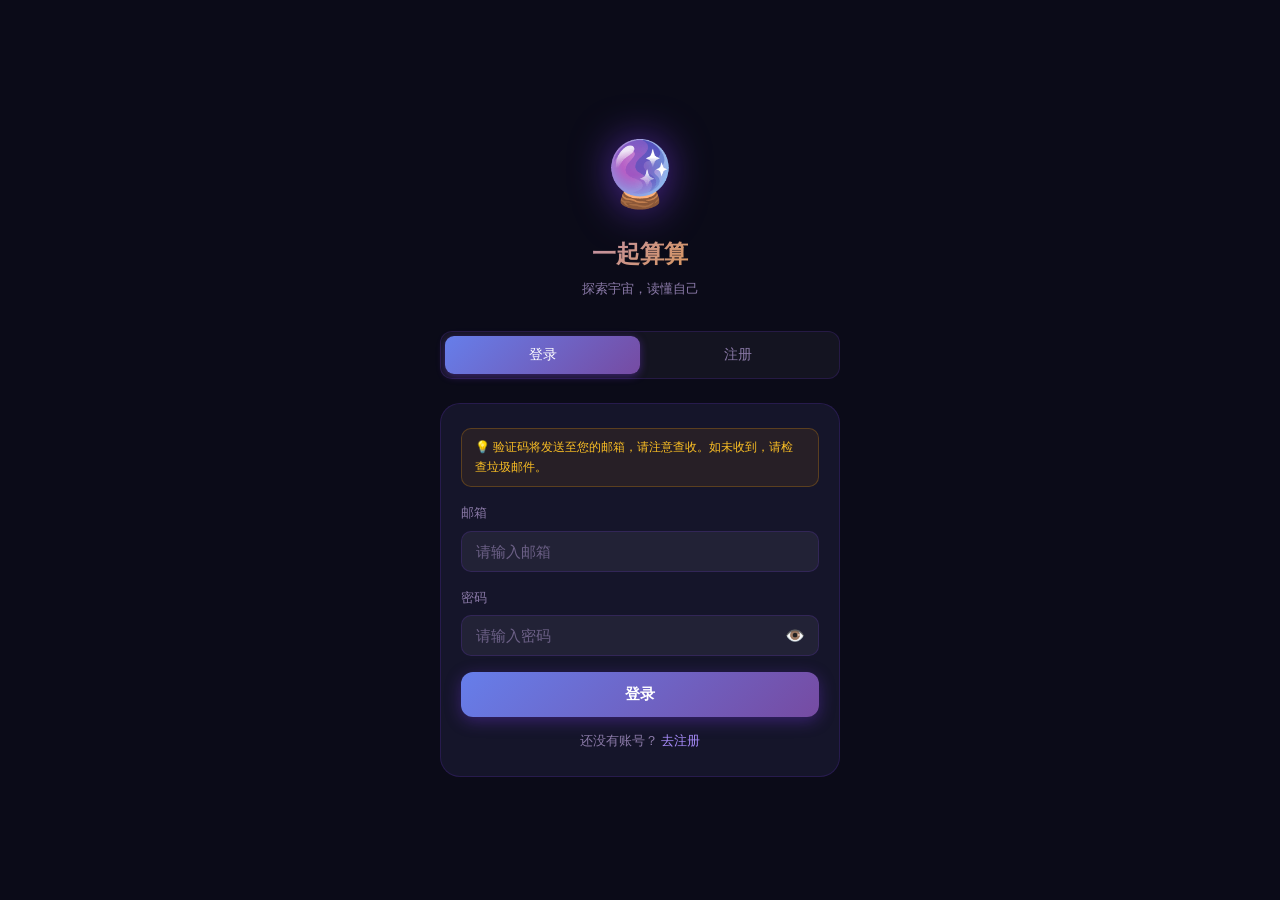
<file: static/index.html>
<!DOCTYPE html>
<html lang="zh-CN">
<head>
  <meta charset="UTF-8">
  <meta name="viewport" content="width=device-width, initial-scale=1.0">
  <title>首页 - 一起算算</title>
  <link rel="stylesheet" href="/static/common.css">
  <style>
    /* ── Hero ── */
    .hero {
      background: linear-gradient(160deg,#130527 0%,#0b0b18 55%);
      padding: 24px 24px 0;
      position: relative;
      overflow: hidden;
    }
    body.light .hero {
      background: linear-gradient(160deg,#e8e0ff 0%,#f2edff 60%);
    }
    .hero::before {
      content: '';
      position: absolute;
      top: -80px; right: -60px;
      width: 260px; height: 260px;
      background: radial-gradient(circle,rgba(124,58,237,.3) 0%,transparent 68%);
      border-radius: 50%;
      pointer-events: none;
    }

    /* 档案选择器 */
    .profile-bar {
      display: flex;
      align-items: center;
      gap: 8px;
      overflow-x: auto;
      scrollbar-width: none;
      padding-bottom: 16px;
    }
    .profile-bar::-webkit-scrollbar { display: none; }
    .p-chip {
      flex-shrink: 0;
      display: flex;
      align-items: center;
      gap: 6px;
      background: rgba(255,255,255,.07);
      border: 1.5px solid rgba(255,255,255,.1);
      border-radius: 50px;
      padding: 7px 15px;
      cursor: pointer;
      font-size: 13px;
      transition: all .2s;
      white-space: nowrap;
    }
    body.light .p-chip {
      background: rgba(124,58,237,.07);
      border-color: rgba(124,58,237,.15);
    }
    .p-chip.active {
      background: rgba(124,58,237,.2);
      border-color: var(--accent-purple);
      color: #a78bfa;
    }
    .p-chip-add {
      flex-shrink: 0;
      background: none;
      border: 1.5px dashed rgba(124,58,237,.4);
      color: var(--accent-purple);
      border-radius: 50px;
      padding: 7px 15px;
      cursor: pointer;
      font-size: 13px;
      transition: all .2s;
    }
    .p-chip-add:hover { background: rgba(124,58,237,.08); }

    /* 三星座展示 */
    .signs-row {
      display: flex;
      align-items: center;
      justify-content: center;
      gap: 0;
      padding: 4px 0 28px;
    }
    .sign-col {
      flex: 1;
      text-align: center;
      padding: 12px 8px;
    }
    .sign-col .s-emoji { font-size: 36px; display: block; margin-bottom: 6px; }
    .sign-col .s-tag {
      font-size: 11px;
      color: var(--text-muted);
      margin-bottom: 3px;
    }
    .sign-col .s-name { font-size: 15px; font-weight: 700; }
    .sign-sep {
      width: 1px;
      height: 56px;
      background: var(--border-subtle);
      flex-shrink: 0;
    }

    /* ══ 运势大卡 ══ */
    .fortune-card {
      background: var(--bg-card);
      border: 1px solid var(--border-subtle);
      border-radius: 22px 22px 0 0;
      padding: 24px 24px 28px;
      margin: 0;
      position: relative;
      cursor: pointer;
      transition: border-color .2s;
    }
    .fortune-card:hover { border-color: var(--border-hover); }
    .fortune-card::after {
      content: '查看详情 ›';
      position: absolute;
      top: 24px; right: 22px;
      font-size: 12px;
      color: var(--accent-purple);
      font-weight: 500;
    }

    .fc-header {
      display: flex;
      align-items: center;
      gap: 10px;
      margin-bottom: 20px;
    }
    .fc-date { font-size: 12px; color: var(--text-muted); }

    /* 总分环 */
    .score-ring-wrap {
      display: flex;
      align-items: center;
      gap: 24px;
      margin-bottom: 22px;
    }
    .score-ring {
      position: relative;
      width: 90px; height: 90px;
      flex-shrink: 0;
    }
    .score-ring svg {
      transform: rotate(-90deg);
      width: 90px; height: 90px;
    }
    .score-ring .ring-bg {
      fill: none;
      stroke: rgba(124,58,237,.15);
      stroke-width: 7;
    }
    .score-ring .ring-fill {
      fill: none;
      stroke: url(#ringGrad);
      stroke-width: 7;
      stroke-linecap: round;
      transition: stroke-dashoffset 1.2s cubic-bezier(.4,0,.2,1);
    }
    .score-ring .ring-num {
      position: absolute;
      inset: 0;
      display: flex;
      flex-direction: column;
      align-items: center;
      justify-content: center;
    }
    .ring-num .rn-val {
      font-size: 26px;
      font-weight: 900;
      line-height: 1;
      background: var(--gradient-purple);
      -webkit-background-clip: text;
      -webkit-text-fill-color: transparent;
    }
    .ring-num .rn-label { font-size: 10px; color: var(--text-muted); }

    .score-mini-grid {
      flex: 1;
      display: grid;
      grid-template-columns: 1fr 1fr;
      gap: 8px;
    }
    .smi {
      background: rgba(255,255,255,.04);
      border-radius: 10px;
      padding: 8px 10px;
    }
    body.light .smi { background: rgba(124,58,237,.05); }
    .smi .smi-label { font-size: 11px; color: var(--text-muted); margin-bottom: 5px; }
    .smi .smi-bar {
      height: 3px;
      background: rgba(255,255,255,.1);
      border-radius: 2px;
      overflow: hidden;
      margin-bottom: 4px;
    }
    body.light .smi .smi-bar { background: rgba(0,0,0,.08); }
    .smi .smi-fill { height: 100%; border-radius: 2px; transition: width 1s ease; }
    .smi .smi-val { font-size: 12px; font-weight: 700; }

    /* ── 快捷入口 ── */
    .quick-grid {
      display: grid;
      grid-template-columns: repeat(4, 1fr);
      gap: 10px;
      padding: 20px 24px;
    }
    .q-btn {
      background: var(--bg-card);
      border: 1px solid var(--border-subtle);
      border-radius: 14px;
      padding: 14px 8px;
      text-align: center;
      cursor: pointer;
      text-decoration: none;
      color: var(--text-primary);
      transition: all .2s;
      display: flex;
      flex-direction: column;
      align-items: center;
      gap: 6px;
    }
    .q-btn:hover {
      border-color: var(--border-hover);
      transform: translateY(-2px);
      box-shadow: 0 6px 20px rgba(124,58,237,.15);
    }
    .q-btn .qi { font-size: 26px; }
    .q-btn .ql { font-size: 11px; color: var(--text-muted); }

    /* ── 表单行 ── */
    .form-row { display: flex; gap: 10px; }
    .form-row .input-group { flex: 1; }
  </style>
</head>
<body>
  <div class="top-bar">
    <h1>🔮 一起算算</h1>
    <div style="display:flex;gap:8px">
      <button class="top-bar-action" onclick="Theme.toggle()" data-theme-toggle title="切换主题">☀️</button>
      <button class="top-bar-action top-bar-action--svg" onclick="location.href='/static/me.html'" title="我的"><span data-svg-icon="user"></span></button>
    </div>
  </div>

  <!-- Hero -->
  <div class="hero">
    <!-- 档案选择 -->
    <div class="profile-bar" id="profile-bar">
      <span style="color:var(--text-muted);font-size:13px;line-height:32px">加载中...</span>
    </div>

    <!-- 三星座 -->
    <div class="signs-row">
      <div class="sign-col">
        <span class="s-emoji" id="sun-emoji">☀️</span>
        <div class="s-tag">太阳</div>
        <div class="s-name" id="sun-sign">--</div>
      </div>
      <div class="sign-sep"></div>
      <div class="sign-col">
        <span class="s-emoji" id="moon-emoji">🌙</span>
        <div class="s-tag">月亮</div>
        <div class="s-name" id="moon-sign">--</div>
      </div>
      <div class="sign-sep"></div>
      <div class="sign-col">
        <span class="s-emoji" id="asc-emoji">⬆️</span>
        <div class="s-tag">上升</div>
        <div class="s-name" id="asc-sign">--</div>
      </div>
    </div>
  </div>

  <!-- 今日运势大卡（可点击跳转详情） -->
  <div class="fortune-card" id="fortune-card" onclick="goToDetail()">
    <div style="text-align:center;padding:28px 0;color:var(--text-muted)">
      <span class="spinner"></span>
      <p style="margin-top:10px;font-size:13px">正在推算今日运势...</p>
    </div>
  </div>

  <!-- 快捷入口 -->
  <div class="quick-grid">
    <a href="/static/chat.html" class="q-btn">
      <span class="qi">🤖</span><span class="ql">AI占星</span>
    </a>
    <a href="#" class="q-btn" onclick="goToChart(event)">
      <span class="qi">🌐</span><span class="ql">完整星盘</span>
    </a>
    <a href="/static/community.html" class="q-btn">
      <span class="qi">💬</span><span class="ql">社区</span>
    </a>
    <a href="/static/synastry.html" class="q-btn">
      <span class="qi">💕</span><span class="ql">合盘分析</span>
    </a>
  </div>

  <!-- 底部导航 -->
  <nav class="bottom-nav">
    <a href="/static/index.html" class="nav-item active">
      <span class="nav-icon">🏠</span><span>首页</span>
    </a>
    <a href="/static/chat.html" class="nav-item">
      <span class="nav-icon">🤖</span><span>AI问答</span>
    </a>
    <a href="/static/community.html" class="nav-item">
      <span class="nav-icon">💫</span><span>社区</span>
    </a>
    <a href="/static/me.html" class="nav-item">
      <span class="nav-icon">👤</span><span>我的</span>
    </a>
  </nav>

  <!-- SVG渐变定义 -->
  <svg width="0" height="0" style="position:absolute">
    <defs>
      <linearGradient id="ringGrad" x1="0%" y1="0%" x2="100%" y2="0%">
        <stop offset="0%" stop-color="#667eea"/>
        <stop offset="100%" stop-color="#f59e0b"/>
      </linearGradient>
    </defs>
  </svg>

  <!-- 新建档案弹窗 -->
  <div class="modal-overlay" id="add-profile-modal" onclick="this.classList.contains('show')&&event.target===this&&closeModal('add-profile-modal')">
    <div class="modal-sheet" onclick="event.stopPropagation()">
      <div class="modal-handle"></div>
      <div class="modal-title">✨ 新建档案</div>
      <div class="input-group">
        <label>姓名</label>
        <input class="input-field" id="p-name" placeholder="请输入姓名">
      </div>
      <div class="form-row">
        <div class="input-group">
          <label>关系</label>
          <select class="input-field" id="p-rel">
            <option style="color: #a171e4 !important;">本人</option>
            <option style="color: #a171e4 !important;">伴侣</option>
            <option style="color: #a171e4 !important;">父母</option>
            <option style="color: #a171e4 !important;">朋友</option>
            <option style="color: #a171e4 !important;">子女</option>
          </select>
        </div>
        <div class="input-group">
          <label>性别</label>
          <select class="input-field" id="p-gender">
            <option value="" style="color: #a171e4 !important;">不填</option>
            <option style="color: #a171e4 !important;">男</option>
            <option style="color: #a171e4 !important;">女</option>
          </select>
        </div>
      </div>
      <div class="input-group">
        <label>出生时间</label>
        <input class="input-field" id="p-birth" type="datetime-local" value="1995-01-01T12:00">
      </div>
      <div class="form-row">
        <div class="input-group city-select">
          <label>出生城市</label>
          <select class="input-field" id="p-bcity">
            <option value="">选择城市...</option>
          </select>
        </div>
        <div class="input-group city-select">
          <label>现居城市</label>
          <select class="input-field" id="p-ccity">
            <option value="">选择城市...</option>
          </select>
        </div>
      </div>
      <div class="input-group">
        <label>MBTI（可选）</label>
        <input class="input-field" id="p-mbti" placeholder="如：INFP">
      </div>
      <button class="btn-primary" id="btn-create" onclick="createProfile()">
        🔮 创建并计算星盘
      </button>
    </div>
  </div>

  <!-- 编辑档案弹窗 -->
  <div class="modal-overlay" id="edit-profile-modal" onclick="this.classList.contains('show')&&event.target===this&&closeModal('edit-profile-modal')">
    <div class="modal-sheet" onclick="event.stopPropagation()">
      <div class="modal-handle"></div>
      <div class="modal-title">✏️ 编辑档案</div>
      <div class="input-group">
        <label>姓名</label>
        <input class="input-field" id="ep-name" placeholder="请输入姓名">
      </div>
      <div class="input-group">
        <label>性别</label>
        <select class="input-field" id="ep-gender">
          <option value="">不填</option>
          <option value="男">男</option>
          <option value="女">女</option>
        </select>
      </div>
      <div class="input-group city-select">
        <label>现居城市</label>
        <select class="input-field" id="ep-ccity">
          <option value="">选择城市...</option>
        </select>
      </div>
      <div class="input-group">
        <label>MBTI（可选）</label>
        <input class="input-field" id="ep-mbti" placeholder="如：INFP">
      </div>
      <button class="btn-primary" id="btn-save" onclick="saveProfile()">
        💾 保存修改
      </button>
    </div>
  </div>



  <script src="/static/common.js"></script>
  <script>
    let profiles = [], currentProfileId = null, lastFortune = null;

    // ── 初始化 ─────────────────────────────────────────
    async function init() {
      if (!Auth.requireLogin()) return;

      // 并行加载数据
      await Promise.all([
        loadProfiles(),
        loadCities()
      ]);
    }

    // 加载城市列表
    async function loadCities() {
      try {
        const data = await api.get('/api/cities');
        const groupedCities = data.grouped_cities || {};
        const otherCities = data.other_cities || [];

        // 填充城市下拉框
        const birthCitySelect = document.getElementById('p-bcity');
        const currentCitySelect = document.getElementById('p-ccity');

        // 创建选项
        let birthCityOptions = '<option value="">选择城市...</option>';
        let currentCityOptions = '<option value="">选择城市...</option>';

        // 按区域分组添加城市
        Object.keys(groupedCities).forEach(region => {
          const cities = groupedCities[region];
          if (cities.length > 0) {
            birthCityOptions += `<optgroup label="${region}">`;
            currentCityOptions += `<optgroup label="${region}">`;

            cities.forEach(city => {
              birthCityOptions += `<option value="${city.name}" style="color: #a171e4 !important;">${city.name}</option>`;
              currentCityOptions += `<option value="${city.name}" style="color: #a171e4 !important;">${city.name}</option>`;
            });

            birthCityOptions += '</optgroup>';
            currentCityOptions += '</optgroup>';
          }
        });

        // 添加其他城市（如果有的话）
        if (otherCities.length > 0) {
          birthCityOptions += '<optgroup label="其他城市">';
          currentCityOptions += '<optgroup label="其他城市">';

          otherCities.forEach(city => {
            birthCityOptions += `<option value="${city.name}" style="color: #a171e4 !important;">${city.name}</option>`;
            currentCityOptions += `<option value="${city.name}" style="color: #a171e4 !important;">${city.name}</option>`;
          });

          birthCityOptions += '</optgroup>';
          currentCityOptions += '</optgroup>';
        }

        birthCitySelect.innerHTML = birthCityOptions;
        currentCitySelect.innerHTML = currentCityOptions;

        // 立即设置颜色
        setTimeout(function() {
          const bcitySelect = document.getElementById('p-bcity');
          const ccitySelect = document.getElementById('p-ccity');

          if (bcitySelect) {
            bcitySelect.style.color = '#a171e4';
            Array.from(bcitySelect.options).forEach(opt => {
              opt.style.color = '#a171e4';
            });
          }

          if (ccitySelect) {
            ccitySelect.style.color = '#a171e4';
            Array.from(ccitySelect.options).forEach(opt => {
              opt.style.color = '#a171e4';
            });
          }
        }, 100);
      } catch (err) {
        console.error('加载城市列表失败:', err);
      }
    }

    async function loadProfiles() {
      try {
        const data = await api.get('/api/profile');
        profiles = data.profiles || [];
        renderProfileBar();
        if (!profiles.length) {
          renderNoProfile();
        } else {
          const savedId = parseInt(localStorage.getItem('current_profile_id') || '0');
          const p = profiles.find(p => p.id === savedId)
                  || profiles.find(p => p.is_self)
                  || profiles[0];
          selectProfile(p.id);
        }
      } catch (e) { toast(e.message, 'error'); }
    }

    function renderProfileBar() {
      const bar = document.getElementById('profile-bar');
      if (!profiles.length) {
        bar.innerHTML = `<button class="p-chip-add" onclick="openModal('add-profile-modal')">＋ 新建档案</button>`;
        return;
      }
      bar.innerHTML = profiles.map(p => `
        <div class="p-chip ${p.id === currentProfileId ? 'active' : ''}"
             data-id="${p.id}" onclick="selectProfile(${p.id})">
          ${signEmoji(p.sun_sign_cn)} ${p.name}
          <span style="font-size:10px;opacity:.6">${p.relationship}</span>
          <span style="font-size:11px;opacity:.7;margin-left:2px" onclick="event.stopPropagation();openEditProfile(${p.id})" title="编辑">✏️</span>
        </div>
      `).join('') + `<button class="p-chip-add" onclick="openModal('add-profile-modal')">＋</button>`;
    }

    function selectProfile(id) {
      currentProfileId = id;
      localStorage.setItem('current_profile_id', id);
      document.querySelectorAll('.p-chip').forEach(el =>
        el.classList.toggle('active', parseInt(el.dataset.id) === id));
      const p = profiles.find(p => p.id === id);
      if (p) updateSigns(p);
      loadFortune(id);
    }

    function updateSigns(p) {
      document.getElementById('sun-emoji').textContent  = signEmoji(p.sun_sign_cn) || '☀️';
      document.getElementById('moon-emoji').textContent = '🌙';
      document.getElementById('asc-emoji').textContent  = '⬆️';
      document.getElementById('sun-sign').textContent   = p.sun_sign_cn  || '--';
      document.getElementById('moon-sign').textContent  = p.moon_sign_cn || '--';
      document.getElementById('asc-sign').textContent   = p.asc_sign_cn  || '--';
    }

    // ── 运势 ──────────────────────────────────────────
    async function loadFortune(profileId) {
      const card = document.getElementById('fortune-card');
      card.innerHTML = `<div style="text-align:center;padding:28px;color:var(--text-muted)">
        <span class="spinner"></span><p style="margin-top:10px;font-size:13px">推算中...</p></div>`;

      try {
        const data = await api.get(`/api/fortune?profile_id=${profileId}`);
        lastFortune = data;
        renderFortuneCard(data);
      } catch (e) {
        card.innerHTML = `<div class="empty-state"><p>${e.message}</p>
          <br><button class="btn-outline" onclick="loadFortune(${profileId})" style="width:auto;padding:8px 20px">重试</button></div>`;
      }
    }

    function renderFortuneCard(data) {
      const { scores, content, date } = data;
      const circumference = 2 * Math.PI * 38;
      const offset = circumference * (1 - scores.overall / 100);

      const subItems = [
        { label:'💕 爱情', key:'love' },
        { label:'💰 财富', key:'wealth' },
        { label:'💼 事业', key:'career' },
        { label:'📚 学习', key:'study' },
      ];

      document.getElementById('fortune-card').innerHTML = `
        <div class="fc-header">
          <span style="font-size:14px;font-weight:700">今日运势</span>
          <span class="fc-date">${date}</span>
          ${data.cached ? '<span class="badge badge-purple" style="font-size:10px">已缓存</span>' : ''}
        </div>

        <div class="score-ring-wrap">
          <div class="score-ring">
            <svg viewBox="0 0 90 90">
              <circle class="ring-bg" cx="45" cy="45" r="38"/>
              <circle class="ring-fill" cx="45" cy="45" r="38"
                stroke-dasharray="${circumference}"
                stroke-dashoffset="${circumference}"
                id="ring-fill-circle"/>
            </svg>
            <div class="ring-num">
              <span class="rn-val">${scores.overall}</span>
              <span class="rn-label">综合</span>
            </div>
          </div>

          <div class="score-mini-grid">
            ${subItems.map(item => `
              <div class="smi">
                <div class="smi-label">${item.label}</div>
                <div class="smi-bar">
                  <div class="smi-fill" style="width:0%;background:${scoreColor(scores[item.key])}"
                       data-target="${scores[item.key]}"></div>
                </div>
                <div class="smi-val" style="color:${scoreColor(scores[item.key])}">${scores[item.key]}</div>
              </div>
            `).join('')}
          </div>
        </div>

        <div style="text-align:center;font-size:13px;color:var(--text-muted);padding-top:8px">
          ${content.summary || '点击查看今日建议 ›'}
        </div>
      `;

      // 动画：圆环
      requestAnimationFrame(() => {
        const circle = document.getElementById('ring-fill-circle');
        if (circle) circle.style.strokeDashoffset = offset;
        // 进度条动画
        document.querySelectorAll('.smi-fill').forEach(el => {
          el.style.width = el.dataset.target + '%';
        });
      });
    }

    // 点击运势卡跳转详情
    function goToDetail() {
      if (!lastFortune) return;
      sessionStorage.setItem('fortune_data', JSON.stringify(lastFortune));
      const p = profiles.find(p => p.id === currentProfileId);
      if (p) sessionStorage.setItem('fortune_profile', JSON.stringify(p));
      location.href = '/static/fortune-detail.html';
    }

    // ── 完整星盘 ──────────────────────────────────────
    function goToChart(e) {
      e.preventDefault();
      if (!currentProfileId) { toast('请先选择档案', 'info'); return; }
      location.href = '/static/star-chart.html';
    }

    // ── 编辑档案 ──────────────────────────────────────
    let editingProfileId = null;

    function openEditProfile(profileId) {
      editingProfileId = profileId;
      const p = profiles.find(p => p.id === profileId);
      if (!p) return;
      document.getElementById('ep-name').value = p.name || '';
      document.getElementById('ep-gender').value = p.gender || '';
      document.getElementById('ep-mbti').value = p.mbti || '';
      // 复用已加载的城市下拉数据
      const src = document.getElementById('p-ccity');
      const dst = document.getElementById('ep-ccity');
      dst.innerHTML = src.innerHTML;
      dst.value = p.current_city || '';
      openModal('edit-profile-modal');
    }

    async function saveProfile() {
      const name = document.getElementById('ep-name').value.trim();
      const gender = document.getElementById('ep-gender').value;
      const ccity = document.getElementById('ep-ccity').value;
      const mbti = document.getElementById('ep-mbti').value.trim();
      if (!name) { toast('姓名不能为空', 'error'); return; }
      const btn = document.getElementById('btn-save');
      btn.disabled = true;
      btn.innerHTML = '<span class="spinner"></span> 保存中...';
      try {
        await api.put(`/api/profile/${editingProfileId}`, {
          name,
          gender: gender || null,
          current_city: ccity || null,
          mbti: mbti || null,
        });
        toast('修改成功', 'success');
        closeModal('edit-profile-modal');
        await loadProfiles();
        selectProfile(editingProfileId);
      } catch (e) { toast(e.message, 'error'); }
      finally {
        btn.disabled = false;
        btn.innerHTML = '💾 保存修改';
      }
    }

    // ── 新建档案 ──────────────────────────────────────
    async function createProfile() {
      const name = document.getElementById('p-name').value.trim();
      const rel  = document.getElementById('p-rel').value;
      const birth = document.getElementById('p-birth').value;
      const bcity = document.getElementById('p-bcity').value.trim();
      const ccity = document.getElementById('p-ccity').value.trim();
      if (!name)  { toast('请填写姓名', 'error'); return; }
      if (!bcity) { toast('请填写出生城市', 'error'); return; }
      if (!ccity) { toast('请填写现居城市', 'error'); return; }

      const btn = document.getElementById('btn-create');
      btn.disabled = true;
      btn.innerHTML = '<span class="spinner"></span> 计算中...';
      try {
        const result = await api.post('/api/profile', {
          name, relationship: rel, is_self: rel === '本人',
          birth_city: bcity, current_city: ccity,
          birth_time: birth,
          gender: document.getElementById('p-gender').value || null,
          mbti:   document.getElementById('p-mbti').value.trim() || null,
        });

        // 检查是否有地点警告信息
        if (result.location_warning) {
          toast(result.location_warning, 'warning');
        } else {
          toast('档案创建成功！', 'success');
        }

        closeModal('add-profile-modal');
        await loadProfiles();
        selectProfile(result.profile.id);
      } catch (e) { toast(e.message, 'error'); }
      finally {
        btn.disabled = false;
        btn.innerHTML = '🔮 创建并计算星盘';
      }
    }

    function renderNoProfile() {
      document.getElementById('fortune-card').innerHTML = `
        <div class="empty-state">
          <div class="empty-icon">📝</div>
          <p>还没有档案，创建后即可查看今日运势</p>
          <br>
          <button class="btn-primary" onclick="openModal('add-profile-modal')"
                  style="max-width:200px;margin:0 auto">创建档案</button>
        </div>
      `;
    }

    // 设置所有下拉框文字颜色
    function setSelectColors() {
      const allSelects = document.querySelectorAll('select');
      allSelects.forEach(select => {
        // 设置选择框本身的文字颜色
        select.style.color = '#a171e4';

        // 设置所有选项的文字颜色
        Array.from(select.options).forEach(option => {
          option.style.color = '#a171e4';
        });
      });
    }

    init();

    // 在页面完全加载后运行颜色设置
    window.addEventListener('load', function() {
      setTimeout(setSelectColors, 500);
    });
  </script>
</body>
</html>
</file>
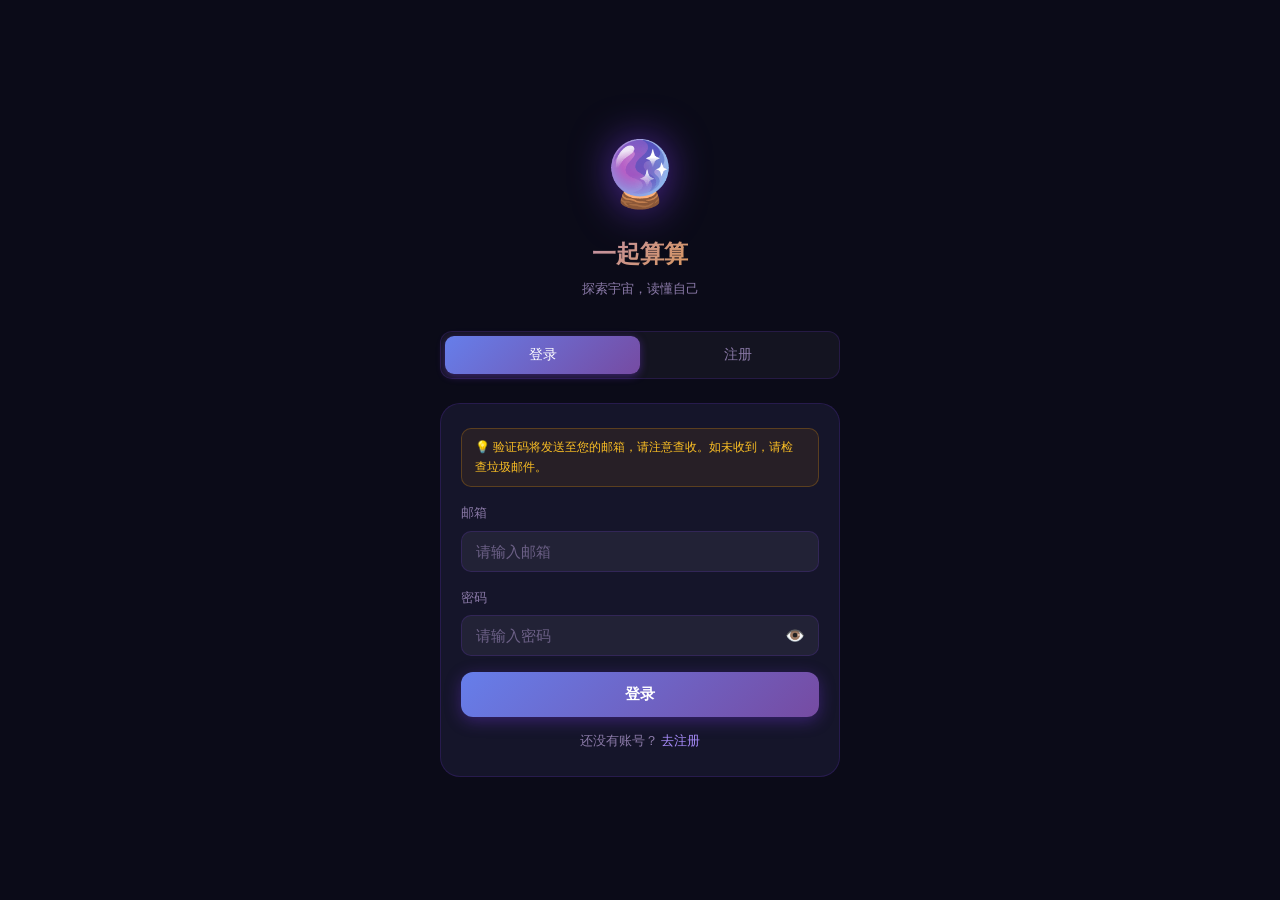
<file: static/login.html>
<!DOCTYPE html>
<html lang="zh-CN">
<head>
  <meta charset="UTF-8">
  <meta name="viewport" content="width=device-width, initial-scale=1.0, maximum-scale=1.0">
  <title>登录 / 注册 - 一起算算</title>
  <link rel="stylesheet" href="/static/common.css">
  <style>
    body { display: flex; align-items: center; justify-content: center; min-height: 100vh; padding: 24px; }

    .login-wrapper { width: 100%; max-width: 400px; }

    .login-logo {
      text-align: center;
      margin-bottom: 32px;
    }
    .login-logo .logo-icon {
      font-size: 64px;
      display: block;
      margin-bottom: 10px;
      filter: drop-shadow(0 0 20px rgba(124, 58, 237, 0.6));
      animation: float 3s ease-in-out infinite;
    }
    .login-logo h1 {
      font-size: 24px;
      font-weight: 800;
      background: linear-gradient(135deg, #a78bfa, #f59e0b);
      -webkit-background-clip: text;
      -webkit-text-fill-color: transparent;
    }
    .login-logo p { color: var(--text-muted); font-size: 13px; margin-top: 5px; }

    @keyframes float {
      0%, 100% { transform: translateY(0); }
      50% { transform: translateY(-8px); }
    }

    /* ── Tab 切换 ── */
    .tab-bar {
      display: flex;
      background: rgba(255,255,255,0.04);
      border-radius: 12px;
      padding: 4px;
      margin-bottom: 24px;
      border: 1px solid var(--border-subtle);
    }
    .tab-btn {
      flex: 1;
      padding: 10px;
      text-align: center;
      font-size: 14px;
      font-weight: 500;
      border: none;
      background: none;
      color: var(--text-muted);
      border-radius: 9px;
      cursor: pointer;
      transition: all 0.2s;
    }
    .tab-btn.active {
      background: var(--gradient-purple);
      color: white;
      box-shadow: 0 2px 8px rgba(124,58,237,0.4);
    }

    /* ── 卡片 ── */
    .login-card {
      background: var(--bg-card);
      border: 1px solid var(--border-subtle);
      border-radius: 20px;
      padding: 24px 20px;
    }

    /* ── 验证码行 ── */
    .code-row { display: flex; gap: 10px; }
    .code-row .input-field { flex: 1; }
    .btn-send-code {
      flex-shrink: 0;
      background: rgba(124, 58, 237, 0.12);
      border: 1px solid rgba(124, 58, 237, 0.4);
      color: #a78bfa;
      border-radius: 12px;
      padding: 0 14px;
      font-size: 13px;
      cursor: pointer;
      white-space: nowrap;
      min-width: 88px;
      transition: all 0.2s;
    }
    .btn-send-code:hover { background: rgba(124, 58, 237, 0.22); }
    .btn-send-code:disabled { opacity: 0.5; cursor: not-allowed; }

    /* ── 密码输入框带眼睛 ── */
    .pwd-row { position: relative; }
    .pwd-row .input-field { padding-right: 44px; }
    .pwd-eye {
      position: absolute;
      right: 14px; top: 50%;
      transform: translateY(-50%);
      background: none;
      border: none;
      color: var(--text-muted);
      cursor: pointer;
      font-size: 16px;
      line-height: 1;
      padding: 0;
    }

    /* ── 测试提示 ── */
    .test-tip {
      background: rgba(245,158,11,0.08);
      border: 1px solid rgba(245,158,11,0.25);
      border-radius: 10px;
      padding: 9px 13px;
      font-size: 12px;
      color: #fbbf24;
      margin-bottom: 16px;
    }

    /* ── 星空背景 ── */
    .stars-bg { position: fixed; inset: 0; z-index: -1; overflow: hidden; pointer-events: none; }
    .star {
      position: absolute; background: white; border-radius: 50%;
      animation: twinkle var(--dur) ease-in-out infinite; opacity: 0;
    }
    @keyframes twinkle { 0%,100%{opacity:0} 50%{opacity:var(--op)} }
  </style>
</head>
<body>
  <div class="stars-bg" id="stars-bg"></div>

  <div class="login-wrapper">
    <div class="login-logo">
      <span class="logo-icon">🔮</span>
      <h1>一起算算</h1>
      <p>探索宇宙，读懂自己</p>
    </div>

    <!-- Tab 切换 -->
    <div class="tab-bar">
      <button class="tab-btn active" id="tab-login" onclick="switchTab('login')">登录</button>
      <button class="tab-btn" id="tab-register" onclick="switchTab('register')">注册</button>
    </div>

    <div class="login-card">
      <div class="test-tip" id="test-tip">
        💡 验证码将发送至您的邮箱，请注意查收。如未收到，请检查垃圾邮件。
      </div>

      <!-- ── 登录表单 ── -->
      <div id="form-login">
        <div class="input-group">
          <label>邮箱</label>
          <input type="email" id="login-email" class="input-field" placeholder="请输入邮箱" autocomplete="email">
        </div>
        <div class="input-group">
          <label>密码</label>
          <div class="pwd-row">
            <input type="password" id="login-pwd" class="input-field" placeholder="请输入密码" autocomplete="current-password">
            <button class="pwd-eye" onclick="togglePwd('login-pwd', this)">👁️</button>
          </div>
        </div>
        <button class="btn-primary" id="btn-login" onclick="doLogin()">登录</button>
        <p style="text-align:center;margin-top:14px;font-size:13px;color:var(--text-muted)">
          还没有账号？
          <a href="#" onclick="switchTab('register');return false;" style="color:#a78bfa;text-decoration:none">去注册</a>
        </p>
      </div>

      <!-- ── 注册表单 ── -->
      <div id="form-register" style="display:none">
        <div class="input-group">
          <label>邮箱</label>
          <input type="email" id="reg-email" class="input-field" placeholder="请输入邮箱" autocomplete="email">
        </div>
        <div class="input-group">
          <label>验证码</label>
          <div class="code-row">
            <input type="text" id="reg-code" class="input-field" placeholder="6位验证码" maxlength="6" inputmode="numeric">
            <button class="btn-send-code" id="btn-send-code" onclick="sendCode()">发送验证码</button>
          </div>
        </div>
        <div class="input-group">
          <label>设置密码</label>
          <div class="pwd-row">
            <input type="password" id="reg-pwd" class="input-field" placeholder="至少6位密码" autocomplete="new-password">
            <button class="pwd-eye" onclick="togglePwd('reg-pwd', this)">👁️</button>
          </div>
        </div>
        <div class="input-group">
          <label>确认密码</label>
          <div class="pwd-row">
            <input type="password" id="reg-pwd2" class="input-field" placeholder="再次输入密码" autocomplete="new-password">
            <button class="pwd-eye" onclick="togglePwd('reg-pwd2', this)">👁️</button>
          </div>
        </div>
        <button class="btn-primary" id="btn-register" onclick="doRegister()">注册</button>
        <p style="text-align:center;margin-top:14px;font-size:13px;color:var(--text-muted)">
          已有账号？
          <a href="#" onclick="switchTab('login');return false;" style="color:#a78bfa;text-decoration:none">去登录</a>
        </p>
      </div>
    </div>
  </div>

  <script src="/static/common.js"></script>
  <script>
    // 星空背景
    const bg = document.getElementById('stars-bg');
    for (let i = 0; i < 80; i++) {
      const s = document.createElement('div');
      s.className = 'star';
      const size = Math.random() * 2.5 + 0.5;
      s.style.cssText = `width:${size}px;height:${size}px;top:${Math.random()*100}%;left:${Math.random()*100}%;--dur:${Math.random()*3+2}s;--op:${Math.random()*0.7+0.3};animation-delay:${Math.random()*4}s`;
      bg.appendChild(s);
    }

    // 已登录跳转
    if (Auth.getToken()) window.location.href = '/static/index.html';

    // 读取 URL 参数决定默认 tab
    const urlTab = new URLSearchParams(location.search).get('tab');
    if (urlTab === 'register') switchTab('register');

    function switchTab(tab) {
      document.getElementById('form-login').style.display = tab === 'login' ? 'block' : 'none';
      document.getElementById('form-register').style.display = tab === 'register' ? 'block' : 'none';
      document.getElementById('tab-login').classList.toggle('active', tab === 'login');
      document.getElementById('tab-register').classList.toggle('active', tab === 'register');
      // 注册 tab 不需要每次都展示测试提示（可选）
    }

    // ── 密码显示切换 ──
    function togglePwd(inputId, btn) {
      const input = document.getElementById(inputId);
      const show = input.type === 'password';
      input.type = show ? 'text' : 'password';
      btn.textContent = show ? '🙈' : '👁️';
    }

    // ── 发送验证码 ──
    let countdown = 0;
    async function sendCode() {
      const email = document.getElementById('reg-email').value.trim();
      if (!email || !email.includes('@')) { toast('请输入正确的邮箱', 'error'); return; }
      if (countdown > 0) return;

      const btn = document.getElementById('btn-send-code');
      btn.disabled = true;
      try {
        const data = await api.post('/api/auth/send-code', { email });
        toast(`验证码已发送至您的邮箱，请查收${data.debug_code ? `（测试：${data.debug_code}）` : ''}`, 'success');
        countdown = 60;
        const timer = setInterval(() => {
          countdown--;
          btn.textContent = `${countdown}s`;
          if (countdown <= 0) { clearInterval(timer); btn.disabled = false; btn.textContent = '发送验证码'; }
        }, 1000);
      } catch (err) {
        toast(err.message, 'error');
        btn.disabled = false;
      }
    }

    // ── 登录 ──
    async function doLogin() {
      const email = document.getElementById('login-email').value.trim();
      const password = document.getElementById('login-pwd').value;
      if (!email || !email.includes('@')) { toast('请输入正确的邮箱', 'error'); return; }
      if (!password) { toast('请输入密码', 'error'); return; }

      const btn = document.getElementById('btn-login');
      btn.disabled = true;
      btn.innerHTML = '<span class="spinner"></span> 登录中...';
      try {
        const data = await api.post('/api/auth/login', { email, password });
        Auth.setToken(data.token);
        Auth.setUser(data.user);
        toast(data.message, 'success');
        setTimeout(() => window.location.href = '/static/index.html', 600);
      } catch (err) {
        toast(err.message, 'error');
        btn.disabled = false;
        btn.innerHTML = '登录';
      }
    }

    // ── 注册 ──
    async function doRegister() {
      const email = document.getElementById('reg-email').value.trim();
      const code = document.getElementById('reg-code').value.trim();
      const pwd = document.getElementById('reg-pwd').value;
      const pwd2 = document.getElementById('reg-pwd2').value;

      if (!email || !email.includes('@')) { toast('请输入正确的邮箱', 'error'); return; }
      if (!code || code.length < 4) { toast('请输入验证码', 'error'); return; }
      if (!pwd || pwd.length < 6) { toast('密码不能少于6位', 'error'); return; }
      if (pwd !== pwd2) { toast('两次密码不一致', 'error'); return; }

      const btn = document.getElementById('btn-register');
      btn.disabled = true;
      btn.innerHTML = '<span class="spinner"></span> 注册中...';
      try {
        const data = await api.post('/api/auth/register', { email, code, password: pwd });
        Auth.setToken(data.token);
        Auth.setUser(data.user);
        toast(data.message, 'success');
        setTimeout(() => window.location.href = '/static/index.html', 600);
      } catch (err) {
        toast(err.message, 'error');
        btn.disabled = false;
        btn.innerHTML = '注册';
      }
    }

    // Enter 触发
    document.addEventListener('DOMContentLoaded', () => {
      document.getElementById('login-pwd').addEventListener('keydown', e => { if (e.key === 'Enter') doLogin(); });
      document.getElementById('reg-pwd2').addEventListener('keydown', e => { if (e.key === 'Enter') doRegister(); });
    });
  </script>
</body>
</html>
</file>
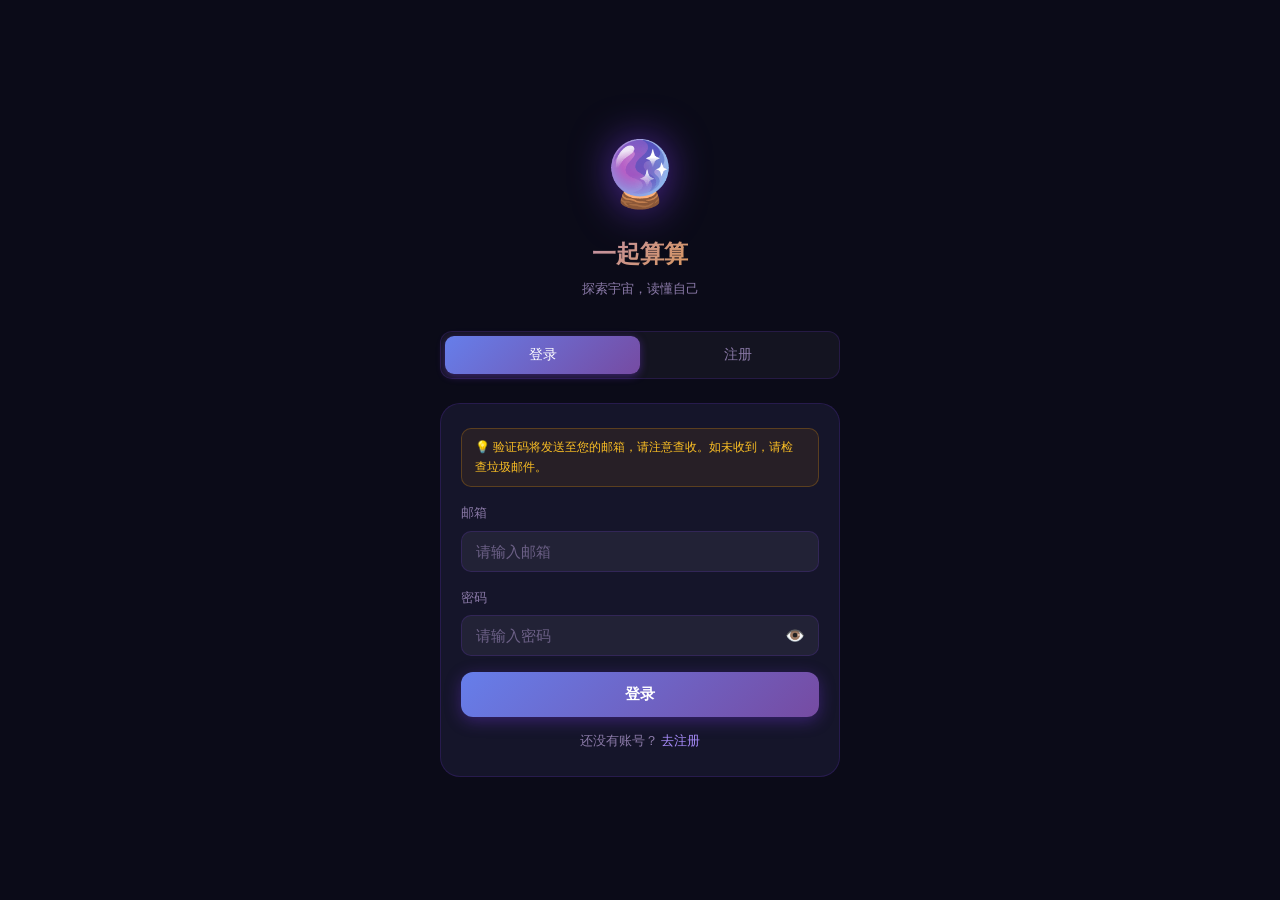
<file: static/profile.html>
<!DOCTYPE html>
<html lang="zh-CN">
<head>
  <meta charset="UTF-8">
  <meta name="viewport" content="width=device-width, initial-scale=1.0, maximum-scale=1.0">
  <title>用户主页 - 一起算算</title>
  <link rel="stylesheet" href="/static/common.css">
  <style>
    .back-bar {
      display: flex; align-items: center; gap: 12px;
      padding: 14px 24px; position: sticky; top: 0; z-index: 100;
      background: var(--nav-bg); backdrop-filter: blur(18px);
      -webkit-backdrop-filter: blur(18px);
      border-bottom: 1px solid var(--border-subtle);
    }
    .btn-back {
      background: none; border: none; color: var(--text-muted);
      font-size: 18px; cursor: pointer; padding: 4px 8px;
      border-radius: 8px; transition: background .15s; line-height: 1;
    }
    .btn-back:hover { background: rgba(124,58,237,.1); }
    .back-title { font-size: 16px; font-weight: 700; }

    .profile-header {
      padding: 24px 16px;
      display: flex;
      flex-direction: column;
      align-items: center;
      position: relative;
    }
    .profile-bg {
      position: absolute;
      top: 0;
      left: 0;
      right: 0;
      height: 80px;
      background: linear-gradient(160deg, rgba(124,58,237,0.3) 0%, rgba(139,92,246,0.1) 80%);
    }
    .profile-avatar {
      width: 80px;
      height: 80px;
      border-radius: 50%;
      background: var(--gradient-purple);
      border: 4px solid var(--bg-card);
      display: flex;
      align-items: center;
      justify-content: center;
      color: white;
      font-size: 28px;
      font-weight: 600;
      z-index: 1;
      margin-bottom: 12px;
    }
    .profile-name {
      font-size: 18px;
      font-weight: 700;
      margin-bottom: 4px;
    }
    .profile-sign {
      display: flex;
      align-items: center;
      gap: 12px;
      margin-bottom: 8px;
      color: var(--text-muted);
      font-size: 14px;
    }
    .profile-mbti {
      background: rgba(124,58,237,0.1);
      color: #a78bfa;
      padding: 2px 8px;
      border-radius: 4px;
      font-size: 12px;
      font-weight: 600;
    }
    .profile-location {
      color: var(--text-muted);
      font-size: 14px;
      display: flex;
      align-items: center;
      gap: 6px;
      margin-bottom: 20px;
    }

    .profile-action-btns {
      display: flex;
      gap: 10px;
      margin-top: 10px;
    }
    .profile-btn {
      background: rgba(124,58,237,0.1);
      border: 1px solid rgba(124,58,237,0.3);
      color: #a78bfa;
      border-radius: 50px;
      padding: 8px 20px;
      font-size: 14px;
      font-weight: 600;
      cursor: pointer;
      display: flex;
      align-items: center;
      gap: 6px;
      transition: all 0.2s;
    }
    .profile-btn:hover {
      background: rgba(124,58,237,0.15);
    }
    .profile-btn.primary {
      background: var(--gradient-purple);
      border: none;
      color: white;
    }

    .profile-section {
      padding: 16px;
      border-top: 8px solid var(--bg-subtle);
    }
    .section-title {
      font-size: 16px;
      font-weight: 700;
      margin-bottom: 16px;
    }
    .profile-stats {
      display: grid;
      grid-template-columns: repeat(3, 1fr);
      gap: 10px;
      margin-bottom: 20px;
    }
    .profile-stat {
      background: var(--bg-card);
      border: 1px solid var(--border-subtle);
      border-radius: 10px;
      padding: 16px 10px;
      text-align: center;
    }
    .stat-value {
      font-size: 20px;
      font-weight: 700;
      margin-bottom: 6px;
      color: #a78bfa;
    }
    .stat-label {
      font-size: 12px;
      color: var(--text-muted);
    }

    .big-three {
      display: grid;
      grid-template-columns: repeat(3, 1fr);
      gap: 10px;
      margin-bottom: 20px;
    }
    .big-three-item {
      background: var(--bg-card);
      border: 1px solid var(--border-subtle);
      border-radius: 10px;
      padding: 12px 8px;
      text-align: center;
    }
    .big-three-emoji {
      font-size: 24px;
      margin-bottom: 4px;
    }
    .big-three-label {
      font-size: 11px;
      color: var(--text-muted);
      margin-bottom: 4px;
    }
    .big-three-value {
      font-size: 14px;
      font-weight: 600;
    }

    .friend-status {
      margin-top: 10px;
      text-align: center;
      color: var(--text-muted);
      font-size: 13px;
    }

    .loading {
      text-align: center;
      padding: 40px 0;
      color: var(--text-muted);
    }
  </style>
</head>
<body>
  <div class="back-bar">
    <button class="btn-back" onclick="history.back()">←</button>
    <span class="back-title">用户主页</span>
  </div>

  <div id="profile-content">
    <div class="loading">
      <span class="spinner"></span>
      <p style="margin-top:10px;font-size:13px">加载用户信息...</p>
    </div>
  </div>

  <nav class="bottom-nav">
    <a href="/static/index.html" class="nav-item"><span class="nav-icon">🏠</span><span>首页</span></a>
    <a href="/static/chat.html" class="nav-item"><span class="nav-icon">🤖</span><span>AI问答</span></a>
    <a href="/static/community.html" class="nav-item active"><span class="nav-icon">💫</span><span>社区</span></a>
    <a href="/static/me.html" class="nav-item"><span class="nav-icon">👤</span><span>我的</span></a>
  </nav>

  <script src="/static/common.js"></script>
  <script>
    // 获取URL参数
    const urlParams = new URLSearchParams(window.location.search);
    const userId = urlParams.get('id');
    let userData = null;
    let friendStatus = null; // null = 未知, false = 非好友, true = 已是好友

    async function init() {
      if (!Auth.requireLogin()) return;

      if (!userId) {
        toast('用户ID不存在', 'error');
        setTimeout(() => history.back(), 1000);
        return;
      }

      try {
        // 获取用户数据
        userData = await api.get(`/api/user/${userId}`);

        // 获取好友状态
        try {
          const result = await api.get(`/api/friends/check/${userId}`);
          friendStatus = result.is_friend;
        } catch (err) {
          console.error('Failed to check friend status:', err);
        }

        renderProfile();
      } catch (err) {
        console.error('获取用户信息失败:', err);
        document.getElementById('profile-content').innerHTML = `
          <div style="text-align:center;padding:40px;color:var(--text-muted)">
            <p>获取用户信息失败</p>
            <p style="margin-top:8px;font-size:13px">${err.message}</p>
            <div style="margin-top:20px">
              <button class="btn-primary" onclick="loadMockProfile()">使用模拟数据</button>
            </div>
          </div>
        `;
      }
    }

    function loadMockProfile() {
      // 模拟用户数据
      userData = {
        user: {
          id: parseInt(userId),
          name: `用户${userId}`,
          email: `user${userId}@example.com`
        },
        profile: {
          mbti: "INFJ",
          location: "北京"
        },
        astral_config: {
          sun_sign_cn: "天蝎座",
          moon_sign_cn: "双子座",
          asc_sign_cn: "处女座"
        }
      };

      // 模拟好友状态
      friendStatus = false;

      renderProfile();
      toast('已加载模拟数据', 'info');
    }

    function renderProfile() {
      if (!userData) return;

      const user = userData.user;
      const profile = userData.profile || {};
      const astral = userData.astral_config || {};

      const avatarLetter = user.name.charAt(0);
      const sunSign = astral.sun_sign_cn || '未知';
      const moonSign = astral.moon_sign_cn || '未知';
      const ascSign = astral.asc_sign_cn || '未知';
      const mbti = profile.mbti || '未知';
      const location = profile.location || '未知';

      // 根据好友状态显示不同按钮
      const friendActionButton = friendStatus === null ? '' :
        friendStatus ?
        `<button class="profile-btn" onclick="removeFriend(${userId})">
          <span>✓</span><span>已是好友</span>
        </button>` :
        `<button class="profile-btn" onclick="addFriend(${userId})">
          <span>+</span><span>添加好友</span>
        </button>`;

      document.getElementById('profile-content').innerHTML = `
        <div class="profile-header">
          <div class="profile-bg"></div>
          <div class="profile-avatar">${avatarLetter}</div>
          <div class="profile-name">${user.name}</div>

          <div class="profile-sign">
            <span>☀️ ${sunSign}</span>
            <span>🌙 ${moonSign}</span>
            <span>⬆️ ${ascSign}</span>
          </div>

          ${mbti !== '未知' ? `<div class="profile-mbti">${mbti}</div>` : ''}

          ${location !== '未知' ? `
          <div class="profile-location">
            <span>${svgIcon('pin') || '📍'}</span><span>${location}</span>
          </div>
          ` : ''}

          <div class="profile-action-btns">
            <button class="profile-btn primary" onclick="startChat(${userId})">
              <span>💬</span><span>发起聊天</span>
            </button>
            ${friendActionButton}
          </div>
        </div>

        <div class="profile-section">
          <div class="section-title">星盘信息</div>
          <div class="big-three">
            <div class="big-three-item">
              <div class="big-three-emoji">☀️</div>
              <div class="big-three-label">太阳星座</div>
              <div class="big-three-value">${sunSign}</div>
            </div>
            <div class="big-three-item">
              <div class="big-three-emoji">🌙</div>
              <div class="big-three-label">月亮星座</div>
              <div class="big-three-value">${moonSign}</div>
            </div>
            <div class="big-three-item">
              <div class="big-three-emoji">⬆️</div>
              <div class="big-three-label">上升星座</div>
              <div class="big-three-value">${ascSign}</div>
            </div>
          </div>
        </div>
      `;
    }

    // 发起聊天
    async function startChat(targetUserId) {
      try {
        const result = await api.post('/api/chats', { target_user_id: targetUserId });
        window.location.href = `/static/messages.html?room=${result.room_id}`;
      } catch (err) {
        toast(`聊天创建失败: ${err.message}，将使用模拟功能`, 'warning');
        // 模拟跳转
        setTimeout(() => {
          window.location.href = `/static/messages.html?room=mock_${targetUserId}`;
        }, 1000);
      }
    }

    // 添加好友
    async function addFriend(targetUserId) {
      try {
        await api.post('/api/friends', { friend_id: targetUserId });
        friendStatus = true;
        toast('已添加好友', 'success');
        renderProfile();
      } catch (err) {
        toast(`添加好友失败: ${err.message}，将使用模拟功能`, 'warning');
        // 模拟添加好友
        friendStatus = true;
        renderProfile();
      }
    }

    // 删除好友
    async function removeFriend(targetUserId) {
      try {
        await api.delete(`/api/friends/${targetUserId}`);
        friendStatus = false;
        toast('已移除好友', 'success');
        renderProfile();
      } catch (err) {
        toast(`移除好友失败: ${err.message}，将使用模拟功能`, 'warning');
        // 模拟移除好友
        friendStatus = false;
        renderProfile();
      }
    }

    init();
  </script>
</body>
</html>
</file>
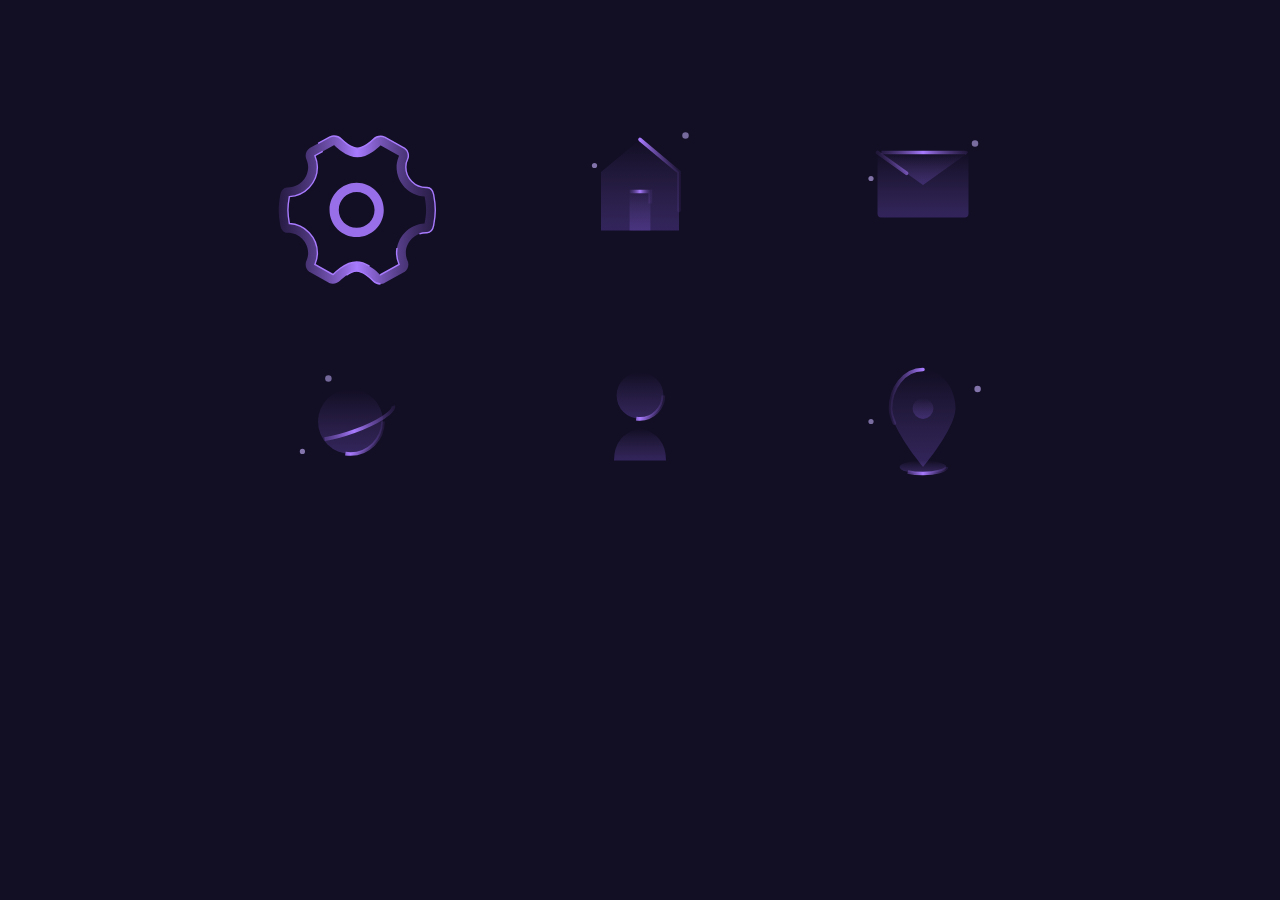
<file: static/svg.html>
<!DOCTYPE html>
<html lang="zh-CN">
<head>
    <meta charset="UTF-8">
    <title>神秘占卜紫 · 全套对称图标 · 丝流动效</title>
    <style>
        body {
            background: #120e24;
            margin: 0;
            padding: 60px 0;
        }
        .icon-container {
            display: grid;
            grid-template-columns: repeat(3, 1fr);
            gap: 50px;
            max-width: 800px;
            margin: 0 auto;
            justify-items: center;
        }
        .icon {
            width: 180px;
            height: 180px;
            transition: transform 0.45s cubic-bezier(0.25, 0.8, 0.25, 1), filter 0.4s ease;
            cursor: pointer;
            transform-origin: center center;
        }
        .icon:hover {
            transform: scale(1.35);
            filter: brightness(1.3) drop-shadow(0 0 20px #a87bff) drop-shadow(0 0 30px #7b4bcc);
        }
        body {
            background: #120e24;
        }
        .icon-container {
            display: grid;
            grid-template-columns: repeat(3, 1fr);
            gap: 50px;
            padding: 60px;
            background: #120e24;
        }
        .icon-item {
            width: 130px;
            height: 130px;
            transition: transform 0.4s cubic-bezier(0.25, 0.8, 0.25, 1), 
                        filter 0.4s ease;
            cursor: pointer;
            transform-origin: center center;
        }
        .icon-item:hover {
            transform: scale(1.3);
            filter: brightness(1.25) drop-shadow(0 0 12px #a87bff) drop-shadow(0 0 20px #7b4bcc);
        }
    </style>
</head>
<body>

<div class="icon-container">
<!-- 1.设置/齿轮 紫调 -->
 <svg class="icon" viewBox="0 0 1024 1024" version="1.1" xmlns="http://www.w3.org/2000/svg">
  <defs>
    <linearGradient id="purpleFlow" x1="0%" y1="0%" x2="100%" y2="0%">
      <stop offset="0%" stop-color="#5a3d91" stop-opacity="0.3"></stop>
      <stop offset="50%" stop-color="#a87bff" stop-opacity="1"></stop>
      <stop offset="100%" stop-color="#5a3d91" stop-opacity="0.3"></stop>
    </linearGradient>
  </defs>

  <path d="M645.5296 932.62336h-0.01024c-16.19968 0-31.9488-6.70208-42.12224-17.92512-13.86496-15.20128-57.7792-54.72256-93.73184-54.72256-35.70176 0-80.29696 39.75168-93.1072 53.67296-10.14784 11.02848-25.78944 17.61792-41.84064 17.61792-7.63904 0-14.85824-1.46944-21.44256-4.36224l-1.14688-0.50688-109.27616-61.1072-1.08032-0.75776c-19.89632-13.93152-27.45856-41.1648-17.60768-63.35488 0.0768-0.17408 10.07616-23.24992 10.07616-44.29824 0-63.86688-51.95264-115.82464-115.83488-115.82464h-3.8656l-0.71168 0.01024c-18.28864 0-33.18784-16.256-37.94944-41.41568-0.37376-1.99168-9.3184-49.69984-9.3184-87.29088 0-37.59104 8.94464-85.2992 9.3184-87.31648 4.81792-25.472 20.03968-41.83552 38.66112-41.38496h3.8656c63.87712 0 115.83488-51.968 115.83488-115.84 0-21.03296-9.98912-44.11904-10.09664-44.3392-9.84576-22.17984-2.2272-49.40288 17.74592-63.28832l1.13152-0.78336 115.32288-63.34976 1.19808-0.50688c6.49216-2.76992 13.60896-4.1728 21.14048-4.1728 16.01536 0 31.67744 6.44096 41.92256 17.23904 13.64992 14.28992 56.79616 51.456 91.7248 51.456 34.57536 0 77.45536-36.43392 91.06944-50.47296 10.17856-10.5728 25.74848-16.90624 41.6-16.90624 7.69024 0 14.93504 1.45408 21.5296 4.3264l1.16736 0.50688 111.3856 61.88544 1.1008 0.76288c19.92704 13.91104 27.50464 41.14432 17.65888 63.35488-0.08704 0.16384-10.08128 23.25504-10.08128 44.29312 0 63.872 51.95264 115.84 115.82464 115.84h3.87584c18.59072-0.42496 33.82784 15.90784 38.65088 41.38496 0.37888 2.01216 9.32864 49.72032 9.32864 87.31136 0 37.5808-8.94976 85.2992-9.32864 87.30112-4.81792 25.48224-20.06016 41.7792-38.65088 41.40544h-3.87584c-63.872 0-115.82464 51.95776-115.82464 115.82464 0 21.0432 9.99424 44.11392 10.09664 44.34944 9.8304 22.14912 2.24256 49.38752-17.70496 63.28832l-1.12128 0.77312-113.25952 62.60224-1.1776 0.50688c-6.48192 2.80064-13.57312 4.21376-21.06368 4.21376z m-3.44064-53.36576c0.51712 0.33792 1.94048 0.90112 3.44064 0.90112l0.16896-0.00512 105.8304-58.48576c-2.55488-5.9392-14.24384-34.72896-14.24384-64.768 0-89.84064 70.76352-163.47136 159.47776-168.06912 1.26976-7.05024 8.20224-46.70976 8.20224-76.47232 0-29.75744-6.93248-69.4016-8.20224-76.47232-88.71424-4.60288-159.47776-78.22848-159.47776-168.06912 0-30.08 11.71456-58.91072 14.25408-64.79872l-104.10496-57.84064c-0.11264-0.00512-0.27136-0.01536-0.4352-0.01536-1.77152 0-3.4304 0.64-3.97312 1.01376-1.75616 1.79712-16.8448 17.09568-38.51264 32.34816-32.09216 22.5792-62.42816 34.0224-90.17856 34.0224-28.032 0-58.624-11.6736-90.91072-34.69824-21.79584-15.54432-36.97152-31.13472-38.71232-32.96256-0.55808-0.37888-2.23232-1.03936-4.02432-1.03936l-0.37888 0.01024-107.8272 59.22304c2.58048 6.01088 14.22848 34.74944 14.22848 64.73728 0 89.84064-70.75328 163.46624-159.47264 168.07424-1.28 7.05536-8.21248 46.70976-8.21248 76.47232 0 29.75232 6.93248 69.39136 8.21248 76.47232 88.71936 4.59776 159.47264 78.21824 159.47264 168.05888 0 30.14656-11.76064 59.0336-14.26944 64.8448l102.05696 57.06752a7.1168 7.1168 0 0 0 3.63008-0.8704c1.90976-2.048 17.15712-18.18112 39.1168-34.26816 32.72192-23.9872 63.8208-36.1472 92.42624-36.1472 28.88192 0 60.22144 12.3904 93.1328 36.82816 22.08256 16.39936 37.39648 32.83968 39.28576 34.90816z" fill="url(#purpleFlow)" stroke="#a87bff" stroke-width="8" stroke-dasharray="1200" stroke-dashoffset="0">
    <animate attributeName="stroke-dashoffset" from="1200" to="0" dur="6s" repeatCount="indefinite" />
  </path>

  <path d="M510.03904 666.03008c-85.05344 0-154.25024-69.20192-154.25024-154.25536 0-85.05344 69.1968-154.25024 154.25024-154.25024 85.0688 0 154.26048 69.1968 154.26048 154.25024s-69.19168 154.25536-154.26048 154.25536z m0-256.04608c-56.12032 0-101.7856 45.66528-101.7856 101.7856 0 56.12544 45.66016 101.7856 101.7856 101.7856 56.13568 0 101.80096-45.66016 101.80096-101.7856 0-56.12032-45.66528-101.7856-101.80096-101.7856z" fill="#a87bff">
    <animate attributeName="opacity" values="0.6;1;0.6" dur="3s" repeatCount="indefinite" />
  </path>
</svg>
<!-- 2.房子 紫调 -->
<svg class="icon-item" viewBox="0 0 100 100" xmlns="http://www.w3.org/2000/svg">
    <defs>
        <linearGradient id="purpleLine2" x1="0%" y1="0%" x2="100%" y2="0%">
            <stop offset="0%" stop-color="#5a3d91" stop-opacity="0.2"/>
            <stop offset="50%" stop-color="#a87bff" stop-opacity="1"/>
            <stop offset="100%" stop-color="#5a3d91" stop-opacity="0.2"/>
        </linearGradient>
        <linearGradient id="purpleFill2" x1="0" y1="0" x2="0" y2="1">
            <stop offset="0%" stop-color="#8c68d6" stop-opacity="0"/>
            <animate attributeName="stop-opacity" from="0" to="0.35" dur="3s" begin="0.3s" fill="freeze" />
            <stop offset="100%" stop-color="#704fc2" stop-opacity="0.35"/>
        </linearGradient>
    </defs>
    <path d="M50,15 L80,40 L80,85 L20,85 L20,40 Z" fill="url(#purpleFill2)"/>
    <rect x="42" y="55" width="16" height="30" fill="url(#purpleFill2)"/>
    <path d="M50,15 L80,40 L80,85 L20,85 L20,40 Z" fill="none" stroke="url(#purpleLine2)" stroke-width="2.8" stroke-linecap="round">
        <animate attributeName="stroke-dasharray" from="0 250" to="250 250" dur="4s" repeatCount="indefinite" />
    </path>
    <rect x="42" y="55" width="16" height="30" fill="none" stroke="url(#purpleLine2)" stroke-width="2.8">
        <animate attributeName="stroke-dasharray" from="0 92" to="92 92" dur="4s" repeatCount="indefinite" />
    </rect>
    <circle cx="15" cy="35" r="2" fill="#c9b4ff">
        <animate attributeName="opacity" values="0.2;0.8;0.2" dur="3.2s" repeatCount="indefinite"/>
    </circle>
    <circle cx="85" cy="12" r="2.5" fill="#c9b4ff">
        <animate attributeName="opacity" values="0.2;0.8;0.2" dur="3.8s" repeatCount="indefinite"/>
    </circle>
</svg>

<!-- 3.信封 紫调 -->
<svg class="icon-item" viewBox="0 0 100 100" xmlns="http://www.w3.org/2000/svg">
    <defs>
        <linearGradient id="purpleLine3" x1="0%" y1="0%" x2="100%" y2="0%">
            <stop offset="0%" stop-color="#5a3d91" stop-opacity="0.2"/>
            <stop offset="50%" stop-color="#a87bff" stop-opacity="1"/>
            <stop offset="100%" stop-color="#5a3d91" stop-opacity="0.2"/>
        </linearGradient>
        <linearGradient id="purpleFill3" x1="0" y1="0" x2="0" y2="1">
            <stop offset="0%" stop-color="#8c68d6" stop-opacity="0"/>
            <animate attributeName="stop-opacity" from="0" to="0.35" dur="3s" begin="0.3s" fill="freeze" />
            <stop offset="100%" stop-color="#704fc2" stop-opacity="0.35"/>
        </linearGradient>
    </defs>
    <rect x="15" y="25" width="70" height="50" rx="3" fill="url(#purpleFill3)"/>
    <path d="M15,25 L50,50 L85,25" fill="url(#purpleFill3)"/>
    <rect x="15" y="25" width="70" height="50" rx="3" fill="none" stroke="url(#purpleLine3)" stroke-width="2.8">
        <animate attributeName="stroke-dasharray" from="0 240" to="240 240" dur="4s" repeatCount="indefinite" />
    </rect>
    <path d="M15,25 L50,50 L85,25" fill="none" stroke="url(#purpleLine3)" stroke-width="2.8" stroke-linecap="round">
        <animate attributeName="stroke-dasharray" from="0 100" to="100 100" dur="4s" repeatCount="indefinite" />
    </path>
    <circle cx="10" cy="45" r="2" fill="#c9b4ff">
        <animate attributeName="opacity" values="0.2;0.8;0.2" dur="3.3s" repeatCount="indefinite"/>
    </circle>
    <circle cx="90" cy="18" r="2.5" fill="#c9b4ff">
        <animate attributeName="opacity" values="0.2;0.8;0.2" dur="3.6s" repeatCount="indefinite"/>
    </circle>
</svg>

<!-- 4.星球 占卜紫 -->
<svg class="icon-item" viewBox="0 0 100 100" xmlns="http://www.w3.org/2000/svg">
    <defs>
        <linearGradient id="purpleLine4" x1="0%" y1="0%" x2="100%" y2="0%">
            <stop offset="0%" stop-color="#5a3d91" stop-opacity="0.2"/>
            <stop offset="50%" stop-color="#a87bff" stop-opacity="1"/>
            <stop offset="100%" stop-color="#5a3d91" stop-opacity="0.2"/>
        </linearGradient>
        <linearGradient id="purpleFill4" x1="0" y1="0" x2="0" y2="1">
            <stop offset="0%" stop-color="#8c68d6" stop-opacity="0"/>
            <animate attributeName="stop-opacity" from="0" to="0.35" dur="3s" begin="0.3s" fill="freeze" />
            <stop offset="100%" stop-color="#704fc2" stop-opacity="0.35"/>
        </linearGradient>
    </defs>
    <circle cx="45" cy="55" r="25" fill="url(#purpleFill4)"/>
    <circle cx="45" cy="55" r="25" fill="none" stroke="url(#purpleLine4)" stroke-width="2.8">
        <animate attributeName="stroke-dasharray" from="0 157" to="157 157" dur="4s" repeatCount="indefinite" />
    </circle>
    <ellipse cx="45" cy="55" rx="35" ry="8" fill="none" stroke="url(#purpleLine4)" stroke-width="2.8" transform="rotate(-20 45 55)">
        <animate attributeName="stroke-dasharray" from="0 220" to="220 220" dur="4s" repeatCount="indefinite" />
    </ellipse>
    <circle cx="8" cy="78" r="2" fill="#c9b4ff">
        <animate attributeName="opacity" values="0.2;0.8;0.2" dur="3.1s" repeatCount="indefinite"/>
    </circle>
    <circle cx="28" cy="22" r="2.5" fill="#c9b4ff">
        <animate attributeName="opacity" values="0.2;0.8;0.2" dur="3.9s" repeatCount="indefinite"/>
    </circle>
</svg>

<!-- 5.用户 紫调 -->
<svg class="icon-item" viewBox="0 0 100 100" xmlns="http://www.w3.org/2000/svg">
    <defs>
        <linearGradient id="purpleLine5" x1="0%" y1="0%" x2="100%" y2="0%">
            <stop offset="0%" stop-color="#5a3d91" stop-opacity="0.2"/>
            <stop offset="50%" stop-color="#a87bff" stop-opacity="1"/>
            <stop offset="100%" stop-color="#5a3d91" stop-opacity="0.2"/>
        </linearGradient>
        <linearGradient id="purpleFill5" x1="0" y1="0" x2="0" y2="1">
            <stop offset="0%" stop-color="#8c68d6" stop-opacity="0"/>
            <animate attributeName="stop-opacity" from="0" to="0.35" dur="3s" begin="0.3s" fill="freeze" />
            <stop offset="100%" stop-color="#704fc2" stop-opacity="0.35"/>
        </linearGradient>
    </defs>
    <circle cx="50" cy="35" r="18" fill="url(#purpleFill5)"/>
    <path d="M30,85 Q30,65 50,60 Q70,65 70,85" fill="url(#purpleFill5)"/>
    <circle cx="50" cy="35" r="18" fill="none" stroke="url(#purpleLine5)" stroke-width="2.8">
        <animate attributeName="stroke-dasharray" from="0 113" to="113 113" dur="4s" repeatCount="indefinite" />
    </path>
    <path d="M30,85 Q30,65 50,60 Q70,65 70,85" fill="none" stroke="url(#purpleLine5)" stroke-width="2.8" stroke-linecap="round">
        <animate attributeName="stroke-dasharray" from="0 100" to="100 100" dur="4s" repeatCount="indefinite" />
    </path>
    <circle cx="12" cy="70" r="2" fill="#c9b4ff">
        <animate attributeName="opacity" values="0.2;0.8;0.2" dur="3.4s" repeatCount="indefinite"/>
    </circle>
    <circle cx="88" cy="25" r="2.5" fill="#c9b4ff">
        <animate attributeName="opacity" values="0.2;0.8;0.2" dur="3.5s" repeatCount="indefinite"/>
    </circle>
</svg>

<!-- 6.定位 占卜紫 -->
<svg class="icon-item" viewBox="0 0 100 100" xmlns="http://www.w3.org/2000/svg">
    <defs>
        <linearGradient id="purpleLine6" x1="0%" y1="0%" x2="100%" y2="0%">
            <stop offset="0%" stop-color="#5a3d91" stop-opacity="0.2"/>
            <stop offset="50%" stop-color="#a87bff" stop-opacity="1"/>
            <stop offset="100%" stop-color="#5a3d91" stop-opacity="0.2"/>
        </linearGradient>
        <linearGradient id="purpleFill6" x1="0" y1="0" x2="0" y2="1">
            <stop offset="0%" stop-color="#8c68d6" stop-opacity="0"/>
            <animate attributeName="stop-opacity" from="0" to="0.35" dur="3s" begin="0.3s" fill="freeze" />
            <stop offset="100%" stop-color="#704fc2" stop-opacity="0.35"/>
        </linearGradient>
    </defs>
    <path d="M50,15 C35,15 25,30 25,45 C25,60 50,90 50,90 C50,90 75,60 75,45 C75,30 65,15 50,15 Z" fill="url(#purpleFill6)"/>
    <ellipse cx="50" cy="90" rx="18" ry="5" fill="url(#purpleFill6)"/>
    <circle cx="50" cy="45" r="8" fill="url(#purpleFill6)"/>
    <path d="M50,15 C35,15 25,30 25,45 C25,60 50,90 50,90 C50,90 75,60 75,45 C75,30 65,15 50,15 Z" fill="none" stroke="url(#purpleLine6)" stroke-width="2.8" stroke-linecap="round">
        <animate attributeName="stroke-dasharray" from="0 200" to="200 200" dur="4s" repeatCount="indefinite" />
    </path>
    <ellipse cx="50" cy="90" rx="18" ry="5" fill="none" stroke="url(#purpleLine6)" stroke-width="2.8">
        <animate attributeName="stroke-dasharray" from="0 113" to="113 113" dur="4s" repeatCount="indefinite" />
    </ellipse>
    <circle cx="10" cy="55" r="2" fill="#c9b4ff">
        <animate attributeName="opacity" values="0.2;0.8;0.2" dur="3.6s" repeatCount="indefinite"/>
    </circle>
    <circle cx="92" cy="30" r="2.5" fill="#c9b4ff">
        <animate attributeName="opacity" values="0.2;0.8;0.2" dur="3.2s" repeatCount="indefinite"/>
    </circle>
</svg>

</div>
</body>
</html>
</file>
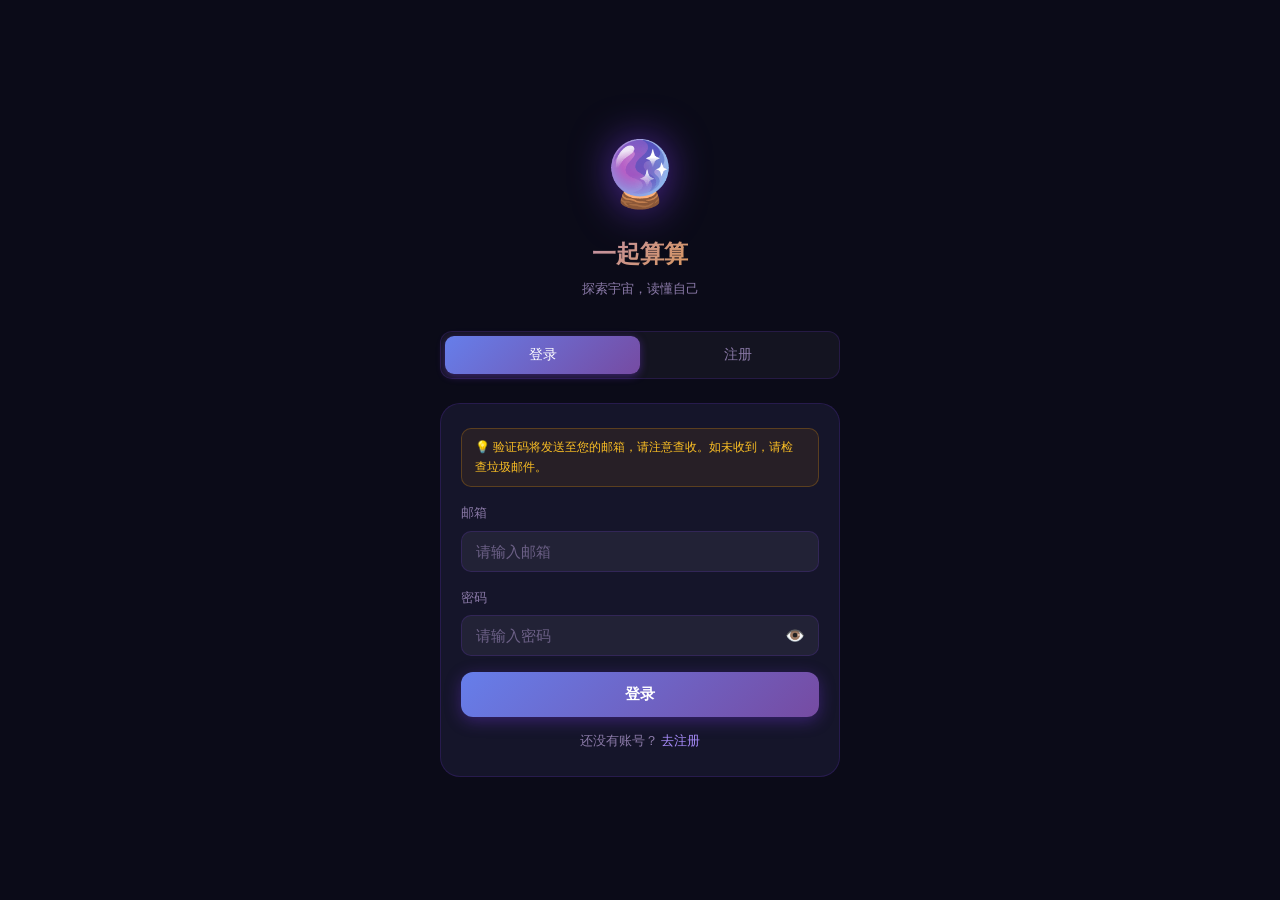
<file: static/synastry.html>
<!DOCTYPE html>
<html lang="zh-CN">
<head>
  <meta charset="UTF-8">
  <meta name="viewport" content="width=device-width, initial-scale=1.0">
  <title>合盘分析 - 一起算算</title>
  <link rel="stylesheet" href="/static/common.css">
  <style>
    .back-bar {
      display: flex; align-items: center; gap: 12px;
      padding: 14px 24px; position: sticky; top: 0; z-index: 100;
      background: var(--nav-bg); backdrop-filter: blur(18px);
      border-bottom: 1px solid var(--border-subtle);
    }
    .nav-svg {
    width: 22px;
    height: 22px;
    vertical-align: middle;
    margin-right: 6px;
    }
    .icon-item {
      width: 24px;
      height: 24px;
      display: inline-block;
      vertical-align: middle;
    }
    .btn-back {
      background: none; border: none; color: var(--text-muted);
      font-size: 18px; cursor: pointer; padding: 4px 8px;
      border-radius: 8px; transition: background .15s; line-height: 1;
    }
    .btn-back:hover { background: rgba(124,58,237,.1); }
    .back-title { font-size: 16px; font-weight: 700; }

    .page-content { padding: 20px 16px 90px; }

    /* 档案选择器 */
    .profile-selector {
      background: var(--bg-card);
      border: 1px solid var(--border-subtle);
      border-radius: var(--radius-card);
      padding: 16px;
      margin-bottom: 16px;
    }
    .selector-title {
      font-size: 14px; font-weight: 700; margin-bottom: 12px;
      color: var(--text-primary);
    }
    .profile-option {
      display: flex; align-items: center; gap: 12px;
      padding: 12px; border: 1px solid var(--border-subtle);
      border-radius: 8px; margin-bottom: 8px;
      cursor: pointer; transition: all .15s;
      background: var(--bg-subtle);
    }
    .profile-option:hover { background: rgba(124,58,237,.06); }
    .profile-option.selected {
      background: rgba(124,58,237,.1);
      border-color: rgba(124,58,237,.3);
    }
    .profile-radio {
      width: 16px; height: 16px; border: 2px solid var(--border-muted);
      border-radius: 50%; position: relative;
    }
    .profile-option.selected .profile-radio {
      border-color: var(--primary-500);
    }
    .profile-option.selected .profile-radio::after {
      content: ''; position: absolute; top: 2px; left: 2px;
      width: 8px; height: 8px; border-radius: 50%;
      background: var(--primary-500);
    }
    .profile-info h4 {
      margin: 0; font-size: 15px; font-weight: 600;
    }
    .profile-info p {
      margin: 2px 0 0; font-size: 12px; color: var(--text-muted);
    }

    /* 分析按钮 */
    .analyze-btn {
      width: 100%; padding: 14px;
      background: var(--gradient-purple);
      border: none; border-radius: 10px;
      color: white; font-size: 16px; font-weight: 600;
      cursor: pointer; margin-bottom: 20px;
      transition: transform .15s;
    }
    .analyze-btn:hover { transform: translateY(-1px); }
    .analyze-btn:disabled {
      background: var(--bg-muted);
      color: var(--text-muted);
      cursor: not-allowed; transform: none;
    }

    /* 结果区域 */
    .result-section {
      background: var(--bg-card);
      border: 1px solid var(--border-subtle);
      border-radius: var(--radius-card);
      padding: 16px; margin-bottom: 16px;
      display: none;
    }
    .result-header {
      text-align: center; margin-bottom: 20px;
      padding-bottom: 16px;
      border-bottom: 1px solid var(--border-subtle);
    }
    .couple-info {
      display: flex; justify-content: space-between;
      align-items: center; margin-bottom: 12px;
    }
    .person-card {
      text-align: center; flex: 1;
    }
    .person-name {
      font-size: 16px; font-weight: 700; margin-bottom: 4px;
    }
    .person-signs {
      font-size: 12px; color: var(--text-muted);
    }
    .vs-symbol {
      font-size: 20px; margin: 0 20px; color: var(--primary-500);
    }

    /* 兼容性分数 */
    .compatibility-scores {
      display: grid; grid-template-columns: repeat(3, 1fr);
      gap: 12px; margin-bottom: 20px;
    }
    .score-item {
      text-align: center; padding: 12px 8px;
      background: var(--bg-subtle); border-radius: 8px;
    }
    .score-value {
      font-size: 20px; font-weight: 700;
      margin-bottom: 4px;
    }
    .score-label {
      font-size: 11px; color: var(--text-muted);
      text-transform: uppercase; letter-spacing: .5px;
    }

    /* 相位列表 */
    .aspects-section {
      margin-bottom: 20px;
    }
    .section-title {
      font-size: 14px; font-weight: 700; margin-bottom: 12px;
      color: var(--text-primary);
    }
    .aspect-item {
      display: flex; justify-content: space-between; align-items: center;
      padding: 10px 12px; background: var(--bg-subtle);
      border-radius: 6px; margin-bottom: 6px;
    }
    .aspect-planets {
      font-size: 13px; font-weight: 600;
    }
    .aspect-type {
      font-size: 11px; padding: 2px 6px;
      border-radius: 4px; color: white; font-weight: 500;
    }
    .aspect-positive { background: #10b981; }
    .aspect-negative { background: #ef4444; }
    .aspect-neutral { background: #6b7280; }

    /* 解读文字 */
    .interpretation {
      line-height: 1.6; color: var(--text-secondary);
    }
    .interpretation h4 {
      margin: 16px 0 8px; font-size: 14px;
      color: var(--text-primary);
    }
    .interpretation p {
      margin-bottom: 12px;
    }

    .loading {
      text-align: center; padding: 40px;
      color: var(--text-muted);
    }

    .error {
      background: rgba(239, 68, 68, 0.1);
      border: 1px solid rgba(239, 68, 68, 0.2);
      color: #dc2626; padding: 12px; border-radius: 6px;
      margin-bottom: 16px;
    }
  </style>
</head>
<body>
  <div class="back-bar">
    <button class="btn-back" onclick="history.back()">←</button>
    <span class="back-title">合盘分析</span>
  </div>

  <div class="page-content">
    <div class="profile-selector">
      <div class="selector-title">选择第一个档案（甲）</div>
      <div id="profiles-1"></div>
    </div>

    <div class="profile-selector">
      <div class="selector-title">选择第二个档案（乙）</div>
      <div id="profiles-2"></div>
    </div>

    <button class="analyze-btn" id="analyze-btn" onclick="analyzeSynastry()" disabled>
      开始合盘分析
    </button>

    <div class="result-section" id="result-section">
      <div class="result-header">
        <div class="couple-info">
          <div class="person-card">
            <div class="person-name" id="person-1-name">--</div>
            <div class="person-signs" id="person-1-signs">--</div>
          </div>
          <div class="vs-symbol">💕</div>
          <div class="person-card">
            <div class="person-name" id="person-2-name">--</div>
            <div class="person-signs" id="person-2-signs">--</div>
          </div>
        </div>
      </div>

      <div class="compatibility-scores" id="compatibility-scores">
        <!-- 动态填充 -->
      </div>

      <div class="aspects-section">
        <div class="section-title">重要相位关系</div>
        <div id="aspects-list">
          <!-- 动态填充 -->
        </div>
      </div>

      <div class="interpretation" id="interpretation">
        <!-- 动态填充 -->
      </div>
    </div>
  </div>

  <nav class="bottom-nav">
    <a href="/static/index.html" class="nav-item"><span class="nav-icon"><svg class="icon-item" viewBox="0 0 100 100" xmlns="http://www.w3.org/2000/svg">
      <defs>
          <linearGradient id="purpleLine2" x1="0%" y1="0%" x2="100%" y2="0%">
              <stop offset="0%" stop-color="#5a3d91" stop-opacity="0.2"/>
              <stop offset="50%" stop-color="#a87bff" stop-opacity="1"/>
              <stop offset="100%" stop-color="#5a3d91" stop-opacity="0.2"/>
          </linearGradient>
          <linearGradient id="purpleFill2" x1="0" y1="0" x2="0" y2="1">
              <stop offset="0%" stop-color="#8c68d6" stop-opacity="0"/>
              <animate attributeName="stop-opacity" from="0" to="0.35" dur="3s" begin="0.3s" fill="freeze" />
              <stop offset="100%" stop-color="#704fc2" stop-opacity="0.35"/>
          </linearGradient>
      </defs>
      <path d="M50,15 L80,40 L80,85 L20,85 L20,40 Z" fill="url(#purpleFill2)"/>
      <rect x="42" y="55" width="16" height="30" fill="url(#purpleFill2)"/>
      <path d="M50,15 L80,40 L80,85 L20,85 L20,40 Z" fill="none" stroke="url(#purpleLine2)" stroke-width="2.8" stroke-linecap="round">
          <animate attributeName="stroke-dasharray" from="0 250" to="250 250" dur="4s" repeatCount="indefinite" />
      </path>
      <rect x="42" y="55" width="16" height="30" fill="none" stroke="url(#purpleLine2)" stroke-width="2.8">
          <animate attributeName="stroke-dasharray" from="0 92" to="92 92" dur="4s" repeatCount="indefinite" />
      </rect>
      <circle cx="15" cy="35" r="2" fill="#c9b4ff">
          <animate attributeName="opacity" values="0.2;0.8;0.2" dur="3.2s" repeatCount="indefinite"/>
      </circle>
      <circle cx="85" cy="12" r="2.5" fill="#c9b4ff">
          <animate attributeName="opacity" values="0.2;0.8;0.2" dur="3.8s" repeatCount="indefinite"/>
      </circle>
  </svg></span><span>首页</span></a>
    <a href="/static/chat.html" class="nav-item"><span class="nav-icon">🤖</span><span>AI问答</span></a>
    <a href="/static/community.html" class="nav-item"><span class="nav-icon"><svg class="icon-item" viewBox="0 0 100 100" xmlns="http://www.w3.org/2000/svg">
    <defs>
        <linearGradient id="purpleLineSyn4" x1="0%" y1="0%" x2="100%" y2="0%">
            <stop offset="0%" stop-color="#5a3d91" stop-opacity="0.2"/>
            <stop offset="50%" stop-color="#a87bff" stop-opacity="1"/>
            <stop offset="100%" stop-color="#5a3d91" stop-opacity="0.2"/>
        </linearGradient>
        <linearGradient id="purpleFillSyn4" x1="0" y1="0" x2="0" y2="1">
            <stop offset="0%" stop-color="#8c68d6" stop-opacity="0"/>
            <animate attributeName="stop-opacity" from="0" to="0.35" dur="3s" begin="0.3s" fill="freeze" />
            <stop offset="100%" stop-color="#704fc2" stop-opacity="0.35"/>
        </linearGradient>
    </defs>
    <circle cx="45" cy="55" r="25" fill="url(#purpleFillSyn4)"/>
    <circle cx="45" cy="55" r="25" fill="none" stroke="url(#purpleLineSyn4)" stroke-width="2.8">
        <animate attributeName="stroke-dasharray" from="0 157" to="157 157" dur="4s" repeatCount="indefinite" />
    </circle>
    <ellipse cx="45" cy="55" rx="35" ry="8" fill="none" stroke="url(#purpleLineSyn4)" stroke-width="2.8" transform="rotate(-20 45 55)">
        <animate attributeName="stroke-dasharray" from="0 220" to="220 220" dur="4s" repeatCount="indefinite" />
    </ellipse>
    <circle cx="8" cy="78" r="2" fill="#c9b4ff">
        <animate attributeName="opacity" values="0.2;0.8;0.2" dur="3.1s" repeatCount="indefinite"/>
    </circle>
    <circle cx="28" cy="22" r="2.5" fill="#c9b4ff">
        <animate attributeName="opacity" values="0.2;0.8;0.2" dur="3.9s" repeatCount="indefinite"/>
    </circle>
</svg></span><span>社区</span></a>
    <a href="/static/me.html" class="nav-item"><span class="nav-icon"><svg class="icon-item" viewBox="0 0 100 100" xmlns="http://www.w3.org/2000/svg">
    <defs>
        <linearGradient id="purpleLineSyn5" x1="0%" y1="0%" x2="100%" y2="0%">
            <stop offset="0%" stop-color="#5a3d91" stop-opacity="0.2"/>
            <stop offset="50%" stop-color="#a87bff" stop-opacity="1"/>
            <stop offset="100%" stop-color="#5a3d91" stop-opacity="0.2"/>
        </linearGradient>
        <linearGradient id="purpleFillSyn5" x1="0" y1="0" x2="0" y2="1">
            <stop offset="0%" stop-color="#8c68d6" stop-opacity="0"/>
            <animate attributeName="stop-opacity" from="0" to="0.35" dur="3s" begin="0.3s" fill="freeze" />
            <stop offset="100%" stop-color="#704fc2" stop-opacity="0.35"/>
        </linearGradient>
    </defs>
    <circle cx="50" cy="35" r="18" fill="url(#purpleFillSyn5)"/>
    <path d="M30,85 Q30,65 50,60 Q70,65 70,85" fill="url(#purpleFillSyn5)"/>
    <circle cx="50" cy="35" r="18" fill="none" stroke="url(#purpleLineSyn5)" stroke-width="2.8">
        <animate attributeName="stroke-dasharray" from="0 113" to="113 113" dur="4s" repeatCount="indefinite" />
    </circle>
    <path d="M30,85 Q30,65 50,60 Q70,65 70,85" fill="none" stroke="url(#purpleLineSyn5)" stroke-width="2.8" stroke-linecap="round">
        <animate attributeName="stroke-dasharray" from="0 100" to="100 100" dur="4s" repeatCount="indefinite" />
    </path>
    <circle cx="12" cy="70" r="2" fill="#c9b4ff">
        <animate attributeName="opacity" values="0.2;0.8;0.2" dur="3.4s" repeatCount="indefinite"/>
    </circle>
    <circle cx="88" cy="25" r="2.5" fill="#c9b4ff">
        <animate attributeName="opacity" values="0.2;0.8;0.2" dur="3.5s" repeatCount="indefinite"/>
    </circle>
</svg></span><span>我的</span></a>
  </nav>

  <script src="/static/common.js"></script>
  <script>
    let profiles = [];
    let selectedProfile1 = null;
    let selectedProfile2 = null;
  
    async function init() {
      if (!Auth.requireLogin()) return;
  
      try {
        const response = await api.get('/api/profiles');
        profiles = response.profiles || [];  // 确保获取正确的数据结构
        renderProfileOptions();
      } catch (err) {
        toast(err.message, 'error');
      }
    }
  
    function renderProfileOptions() {
      const container1 = document.getElementById('profiles-1');
      const container2 = document.getElementById('profiles-2');
  
      if (!Array.isArray(profiles) || profiles.length === 0) {
        document.getElementById('analyze-btn').disabled = true;
        container1.innerHTML = '<p style="text-align:center;color:var(--text-muted);padding:20px">没有找到档案，请先创建档案</p>';
        container2.innerHTML = '<p style="text-align:center;color:var(--text-muted);padding:20px">请先创建档案</p>';
        return;
      }
  
      const html = profiles.map(profile => `
        <div class="profile-option" onclick="selectProfile(${profile.id}, 1)">
          <div class="profile-radio"></div>
          <div class="profile-info">
            <h4>${profile.name || '未命名档案'}</h4>
            <p>${profile.astral_config?.sun_sign_cn || '未知'} • ${profile.astral_config?.moon_sign_cn || '未知'} • ${profile.astral_config?.asc_sign_cn || '未知'}</p>
          </div>
        </div>
      `).join('');
  
      container1.innerHTML = html;
      container2.innerHTML = html.replace(/selectProfile\((\d+), 1\)/g, 'selectProfile($1, 2)');
  
      if (profiles.length < 2) {
        document.getElementById('analyze-btn').disabled = true;
        container1.innerHTML = '<p style="text-align:center;color:var(--text-muted);padding:20px">需要至少2个档案才能进行合盘分析</p>';
        container2.innerHTML = '<p style="text-align:center;color:var(--text-muted);padding:20px">请先创建更多档案</p>';
      }
    }
  
    function selectProfile(profileId, position) {
      if (position === 1) {
        selectedProfile1 = profileId;
        // 更新选中状态
        document.querySelectorAll('#profiles-1 .profile-option').forEach(el => {
          el.classList.remove('selected');
        });
        // 修复：更安全的选中元素方式（避免onclick属性匹配的兼容性问题）
        const targetEl = Array.from(document.querySelectorAll('#profiles-1 .profile-option')).find(el => 
          el.getAttribute('onclick')?.includes(`${profileId}, 1`)
        );
        if (targetEl) targetEl.classList.add('selected');
      } else {
        selectedProfile2 = profileId;
        document.querySelectorAll('#profiles-2 .profile-option').forEach(el => {
          el.classList.remove('selected');
        });
        const targetEl = Array.from(document.querySelectorAll('#profiles-2 .profile-option')).find(el => 
          el.getAttribute('onclick')?.includes(`${profileId}, 2`)
        );
        if (targetEl) targetEl.classList.add('selected');
      }
  
      // 检查是否可以开始分析
      const canAnalyze = selectedProfile1 && selectedProfile2 && selectedProfile1 !== selectedProfile2;
      document.getElementById('analyze-btn').disabled = !canAnalyze;
  
      if (selectedProfile1 === selectedProfile2 && selectedProfile1) {
        toast('请选择两个不同的档案', 'warning');
      }
    }
  
    async function analyzeSynastry() {
      if (!selectedProfile1 || !selectedProfile2 || selectedProfile1 === selectedProfile2) {
        toast('请选择两个不同的档案', 'warning');
        return;
      }
  
      const btn = document.getElementById('analyze-btn');
      const originalText = btn.textContent;
      btn.textContent = '分析中...';
      btn.disabled = true;
  
      try {
        const result = await api.post('/api/synastry', {
          profile_id1: selectedProfile1,
          profile_id2: selectedProfile2
        });
  
        renderResult(result);
        document.getElementById('result-section').style.display = 'block';
  
        // 滚动到结果区域
        setTimeout(() => {
          document.getElementById('result-section').scrollIntoView({ behavior: 'smooth' });
        }, 100);
  
      } catch (err) {
        toast(err.message || '合盘分析失败，请重试', 'error');
      } finally {
        btn.textContent = originalText;
        btn.disabled = false;
      }
    }
  
    function renderResult(data) {
      // 核心修复1：调试日志里用data而不是未定义的result
      console.log("渲染合盘结果:", data); 
  
      // 核心修复2：先做数据安全检查，再定义result变量
      // 确保数据结构完整
      if (!data || !data.synastry || !data.profiles) {
        document.getElementById('interpretation').innerHTML = `
          <div style="color:red;margin:20px 0;text-align:center;">
            <h4>数据格式错误</h4>
            <p>无法解析合盘结果数据，请联系管理员</p>
          </div>
        `;
        return;
      }
  
      // 定义result变量（必须在安全检查之后）
      const result = data.synastry;
      const profile1 = data.profiles.profile1;
      const profile2 = data.profiles.profile2;
  
      // 核心修复3：安全检查移到result定义之后，且用result而不是未定义的变量
      // 安全检查，如果缺少关键数据则添加默认值
      if (!result.aspects) result.aspects = [];
      if (!result.interpretation) result.interpretation = {};
  
      // 基本信息（增加可选链，避免属性不存在报错）
      document.getElementById('person-1-name').textContent = profile1.name || '未知';
      document.getElementById('person-1-signs').textContent =
        `${result.person_1?.sun || '未知'} • ${result.person_1?.moon || '未知'} • ${result.person_1?.asc || '未知'}`;
  
      document.getElementById('person-2-name').textContent = profile2.name || '未知';
      document.getElementById('person-2-signs').textContent =
        `${result.person_2?.sun || '未知'} • ${result.person_2?.moon || '未知'} • ${result.person_2?.asc || '未知'}`;
  
      // 兼容性分数
      const scores = result.compatibility_scores || {};
      const scoreLabels = {
        overall: '整体',
        love: '爱情',
        communication: '沟通',
        values: '价值观',
        emotional: '情感',
        friendship: '友谊'
      };
  
      document.getElementById('compatibility-scores').innerHTML = Object.entries(scores).map(([key, value]) => `
        <div class="score-item">
          <div class="score-value" style="color: ${getScoreColor(value)}">${value}</div>
          <div class="score-label">${scoreLabels[key] || key}</div>
        </div>
      `).join('');
  
      // 相位关系
      const aspectsHtml = (result.aspects || []).slice(0, 8).map(aspect => `
        <div class="aspect-item">
          <div class="aspect-planets">
            ${aspect.person1_name || profile1.name}的${aspect.person_1_planet_cn || '未知星体'} ${aspect.aspect_cn || '相位'} ${aspect.person2_name || profile2.name}的${aspect.person_2_planet_cn || '未知星体'}
          </div>
          <div class="aspect-type ${getAspectClass(aspect.influence || 0)}">
            ${aspect.aspect_cn || '未知相位'}
          </div>
        </div>
      `).join('');
      document.getElementById('aspects-list').innerHTML = aspectsHtml || '<p style="color:var(--text-muted);text-align:center">暂无重要相位</p>';
  
      // 解读文字（增加默认值，避免空值显示）
      const interp = result.interpretation || {};
      document.getElementById('interpretation').innerHTML = `
        <h4>整体评价</h4>
        <p>${interp.overall_description || interp.overall || '暂无数据'}</p>
  
        <h4>星座元素分析</h4>
        <p>${interp.element_analysis || interp.elements || '暂无数据'}</p>
  
        <h4>互动模式</h4>
        <p>${interp.dynamics || interp.interaction_pattern || '暂无数据'}</p>
  
        <h4>建议</h4>
        <p>${interp.advice || interp.communication_tips || '暂无数据'}</p>
      `;
    }
  
    function getScoreColor(score) {
      // 修复：处理非数字分数的情况
      const numScore = Number(score);
      if (isNaN(numScore)) return '#6b7280';
      if (numScore >= 80) return '#10b981';
      if (numScore >= 65) return '#f59e0b';
      if (numScore >= 50) return '#6b7280';
      return '#ef4444';
    }
  
    function getAspectClass(influence) {
      // 修复：处理非数字influence的情况
      const numInfluence = Number(influence);
      if (isNaN(numInfluence)) return 'aspect-neutral';
      if (numInfluence > 2) return 'aspect-positive';
      if (numInfluence < -1) return 'aspect-negative';
      return 'aspect-neutral';
    }
  
    init();
  </script>
</file>
<file: static/common.css>
/* ══════════════════════════════════════════════════════
   common.css  v2  — 占星APP 全局样式
   支持深色（默认）/ 浅色主题切换
══════════════════════════════════════════════════════ */

/* ── CSS 变量：深色主题（默认） ── */
:root {
  --bg-dark:        #0b0b18;
  --bg-card:        #15152a;
  --bg-card2:       #1c1c34;
  --accent-purple:  #7c3aed;
  --accent-purple-l:#a78bfa;
  --accent-gold:    #f59e0b;
  --accent-pink:    #ec4899;
  --accent-blue:    #3b82f6;
  --text-primary:   #e8d8ff;
  --text-muted:     #8b7aa8;
  --text-bright:    #ffffff;
  --border-subtle:  rgba(124,58,237,.18);
  --border-hover:   rgba(124,58,237,.45);
  --shadow-card:    0 4px 24px rgba(0,0,0,.35);
  --shadow-glow:    0 0 28px rgba(124,58,237,.25);
  --gradient-purple:linear-gradient(135deg,#667eea,#764ba2);
  --gradient-gold:  linear-gradient(135deg,#f59e0b,#ef4444);
  --nav-bg:         rgba(11,11,24,.96);
  --radius-card:    18px;
  --radius-btn:     12px;
  --input-bg:       rgba(255,255,255,.06);
}

/* ── 浅色主题覆盖 ── */
body.light {
  --bg-dark:       #f2edff;
  --bg-card:       #ffffff;
  --bg-card2:      #ede8ff;
  --text-primary:  #1a0d38;
  --text-muted:    #7060a0;
  --text-bright:   #0a0018;
  --border-subtle: rgba(124,58,237,.15);
  --border-hover:  rgba(124,58,237,.38);
  --shadow-card:   0 4px 20px rgba(124,58,237,.08);
  --shadow-glow:   0 0 28px rgba(124,58,237,.12);
  --nav-bg:        rgba(255,255,255,.97);
  --input-bg:      rgba(124,58,237,.04);
}

/* ── 全局重置 ── */
*,*::before,*::after { box-sizing:border-box; margin:0; padding:0; }

html { scroll-behavior:smooth; }

body {
  background: var(--bg-dark);
  color: var(--text-primary);
  font-family: -apple-system,'PingFang SC','Microsoft YaHei','Noto Sans SC',sans-serif;
  min-height: 100vh;
  max-width: 900px;
  margin: 0 auto;
  padding-bottom: 80px;
  transition: background .3s,color .3s;
  line-height: 1.6;
}

/* ── 顶部导航 ── */
.top-bar {
  display: flex;
  align-items: center;
  justify-content: space-between;
  padding: 14px 24px;
  position: sticky;
  top: 0;
  z-index: 100;
  background: var(--nav-bg);
  backdrop-filter: blur(18px);
  -webkit-backdrop-filter: blur(18px);
  border-bottom: 1px solid var(--border-subtle);
}
.top-bar h1 {
  font-size: 19px;
  font-weight: 800;
  background: var(--gradient-purple);
  -webkit-background-clip: text;
  -webkit-text-fill-color: transparent;
  letter-spacing: -.3px;
}
.top-bar-action {
  background: none;
  border: none;
  color: var(--text-muted);
  font-size: 20px;
  cursor: pointer;
  padding: 6px 8px;
  border-radius: 9px;
  transition: background .15s;
}
.top-bar-action:hover { background: rgba(124,58,237,.1); }

/* ── 底部导航 ── */
.bottom-nav {
  position: fixed;
  bottom: 0;
  left: 50%;
  transform: translateX(-50%);
  width: 100%;
  max-width: 900px;
  background: var(--nav-bg);
  backdrop-filter: blur(20px);
  -webkit-backdrop-filter: blur(20px);
  border-top: 1px solid var(--border-subtle);
  display: flex;
  z-index: 200;
  box-shadow: 0 -2px 16px rgba(0,0,0,.12);
}
.nav-item {
  flex: 1;
  display: flex;
  flex-direction: column;
  align-items: center;
  padding: 10px 0 12px;
  text-decoration: none;
  color: var(--text-muted);
  font-size: 11px;
  gap: 3px;
  transition: color .2s;
  position: relative;
}
.nav-item .nav-icon { font-size: 21px; line-height: 1; }
.nav-item .nav-icon--svg,
.nav-item .nav-icon.nav-icon--svg { font-size: inherit; line-height: 1; }
.nav-item .nav-icon .svg-icon {
  width: 24px; height: 24px;
  display: block;
  transition: filter .2s, transform .2s;
}
.nav-item.active .nav-icon .svg-icon {
  filter: drop-shadow(0 0 6px #a87bff);
}
.nav-item:hover .nav-icon .svg-icon {
  transform: scale(1.15);
  filter: brightness(1.2) drop-shadow(0 0 8px #a87bff);
}

/* 顶部按钮内 SVG 图标 */
.top-bar-action--svg { display:inline-flex; align-items:center; justify-content:center; }
.top-bar-action--svg .svg-icon { width:22px; height:22px; }

.nav-item.active { color: var(--accent-purple); }
.nav-item.active::after {
  content: '';
  position: absolute;
  top: 0; left: 50%;
  transform: translateX(-50%);
  width: 28px; height: 3px;
  background: var(--gradient-purple);
  border-radius: 0 0 4px 4px;
}

/* ── 卡片 ── */
.card {
  background: var(--bg-card);
  border: 1px solid var(--border-subtle);
  border-radius: var(--radius-card);
  padding: 22px;
  margin-bottom: 16px;
  box-shadow: var(--shadow-card);
  transition: background .3s, border-color .2s, transform .15s;
}
.card.clickable:hover {
  border-color: var(--border-hover);
  transform: translateY(-2px);
  box-shadow: 0 8px 32px rgba(124,58,237,.18);
  cursor: pointer;
}
.card-glass {
  background: rgba(255,255,255,.04);
  backdrop-filter: blur(12px);
  border: 1px solid rgba(255,255,255,.08);
  border-radius: var(--radius-card);
  padding: 22px;
  margin-bottom: 16px;
}
body.light .card-glass {
  background: rgba(255,255,255,.75);
  border-color: rgba(124,58,237,.12);
}

/* ── 主按钮 ── */
.btn-primary {
  display: inline-flex;
  align-items: center;
  justify-content: center;
  gap: 8px;
  background: var(--gradient-purple);
  color: #fff;
  border: none;
  border-radius: var(--radius-btn);
  padding: 13px 28px;
  font-size: 15px;
  font-weight: 600;
  cursor: pointer;
  width: 100%;
  transition: opacity .2s, transform .1s, box-shadow .2s;
  box-shadow: 0 4px 16px rgba(124,58,237,.35);
  letter-spacing: .2px;
}
.btn-primary:hover { opacity:.9; box-shadow:0 6px 22px rgba(124,58,237,.45); }
.btn-primary:active { transform:scale(.98); }
.btn-primary:disabled { opacity:.45; cursor:not-allowed; }

.btn-outline {
  display: inline-flex;
  align-items: center;
  justify-content: center;
  gap: 8px;
  background: transparent;
  color: var(--accent-purple-l, #a78bfa);
  border: 1.5px solid var(--accent-purple);
  border-radius: var(--radius-btn);
  padding: 11px 24px;
  font-size: 14px;
  font-weight: 500;
  cursor: pointer;
  transition: all .2s;
}
.btn-outline:hover { background:rgba(124,58,237,.08); }

.btn-ghost {
  background: none;
  border: none;
  color: var(--text-muted);
  cursor: pointer;
  font-size: 14px;
  padding: 6px 12px;
  border-radius: 8px;
  transition: background .15s;
}
.btn-ghost:hover { background:rgba(124,58,237,.08); }

/* ── 输入框 ── */
.input-group { margin-bottom: 16px; }
.input-group label {
  display: block;
  font-size: 13px;
  color: var(--text-muted);
  margin-bottom: 7px;
  font-weight: 500;
}
.input-field {
  width: 100%;
  background: var(--input-bg);
  border: 1.5px solid var(--border-subtle);
  border-radius: 10px;
  padding: 11px 14px;
  color: #a171e4;  /* 深色主题下使用纯白色 */
  font-size: 15px;
  font-weight: 500;  /* 稍微加粗 */
  outline: none;
  transition: border-color .2s, box-shadow .2s;
  font-family: inherit;
}

/* 浅色主题下的输入框文字颜色 */
body.light .input-field {
  color: #0a0018;  /* 浅色主题下使用深黑色 */
}
.input-field:focus {
  border-color: var(--accent-purple);
  box-shadow: 0 0 0 3px rgba(124,58,237,.12);
}
.input-field::placeholder { color: var(--text-muted); opacity:.7; }
select.input-field {
  cursor: pointer;
  -webkit-appearance: none;
  appearance: none;
  background-image: url("data:image/svg+xml,%3Csvg xmlns='http://www.w3.org/2000/svg' width='12' height='8'%3E%3Cpath d='M1 1l5 5 5-5' stroke='%238b7aa8' stroke-width='1.5' fill='none' stroke-linecap='round'/%3E%3C/svg%3E");
  background-repeat: no-repeat;
  background-position: right 14px center;
  padding-right: 36px;
  color: #a171e4 !important;  /* 强制使用紫色 */
}

/* ── 分割线 ── */
.divider { height:1px; background:var(--border-subtle); margin:16px 0; }

/* ── 徽章 ── */
.badge { display:inline-flex; align-items:center; padding:3px 10px; border-radius:50px; font-size:12px; font-weight:500; }
.badge-vip { background:var(--gradient-gold); color:#fff; }
.badge-purple { background:rgba(124,58,237,.15); color:#a78bfa; border:1px solid rgba(124,58,237,.25); }

/* ── Toast ── */
#toast-container {
  position: fixed;
  top: 70px; left: 50%;
  transform: translateX(-50%);
  z-index: 9999;
  pointer-events: none;
  width: calc(100% - 40px);
  max-width: 440px;
}
.toast {
  background: rgba(20,20,38,.97);
  border: 1px solid var(--border-subtle);
  border-radius: 12px;
  padding: 12px 18px;
  margin-bottom: 8px;
  font-size: 14px;
  display: flex;
  align-items: center;
  gap: 8px;
  animation: slideDown .28s ease;
  backdrop-filter: blur(14px);
  box-shadow: 0 8px 28px rgba(0,0,0,.3);
}
body.light .toast { background:rgba(255,255,255,.97); color:var(--text-primary); }
.toast.success { border-color:rgba(16,185,129,.5); color:#34d399; }
.toast.error   { border-color:rgba(239,68,68,.5);  color:#f87171; }
.toast.info    { border-color:rgba(124,58,237,.5); color:#a78bfa; }
@keyframes slideDown { from{opacity:0;transform:translateY(-10px)} to{opacity:1;transform:translateY(0)} }

/* ── Spinner ── */
.spinner {
  width:18px; height:18px;
  border:2px solid rgba(124,58,237,.25);
  border-top-color:var(--accent-purple);
  border-radius:50%;
  animation:spin .7s linear infinite;
  display:inline-block; flex-shrink:0;
}
@keyframes spin { to{transform:rotate(360deg)} }

/* ── 空状态 ── */
.empty-state { text-align:center; padding:48px 24px; color:var(--text-muted); }
.empty-state .empty-icon { font-size:52px; margin-bottom:14px; }
.empty-state p { font-size:14px; line-height:1.7; }

/* ── Section 标题 ── */
.section-title {
  font-size:12px; font-weight:700; color:var(--text-muted);
  text-transform:uppercase; letter-spacing:1px;
  margin-bottom:12px;
  display:flex; align-items:center; gap:8px;
}
.section-title::before {
  content:''; width:3px; height:13px;
  background:var(--gradient-purple); border-radius:2px;
}

/* ── 模态底抽屉 ── */
.modal-overlay {
  position:fixed; inset:0;
  background:rgba(0,0,0,.65);
  z-index:500;
  display:flex; align-items:flex-end; justify-content:center;
  opacity:0; pointer-events:none;
  transition:opacity .25s;
}
.modal-overlay.show { opacity:1; pointer-events:all; }
.modal-sheet {
  background:var(--bg-card);
  border-radius:24px 24px 0 0;
  width:100%; max-width:900px;
  padding:22px 24px 44px;
  transform:translateY(100%);
  transition:transform .3s cubic-bezier(.32,.72,0,1);
  border-top:1px solid var(--border-subtle);
  max-height:92vh; overflow-y:auto;
}
.modal-overlay.show .modal-sheet { transform:translateY(0); }
.modal-handle {
  width:36px; height:4px;
  background:rgba(128,128,180,.25);
  border-radius:2px; margin:0 auto 20px;
}
.modal-title { font-size:18px; font-weight:700; text-align:center; margin-bottom:22px; }

/* ── 页面内容容器 ── */
.page-content { padding:20px 24px 28px; }

/* ── 滚动条 ── */
::-webkit-scrollbar { width:5px; height:5px; }
::-webkit-scrollbar-track { background:transparent; }
::-webkit-scrollbar-thumb { background:rgba(124,58,237,.25); border-radius:3px; }

/* 城市选择下拉框优化 */
.city-select {
  position: relative;
  width: 100%;
}

.city-select .input-field {
  width: 100%;
  padding-right: 30px; /* 空间留给搜索图标 */
}

/* 可选：滚动条样式优化 */
select.input-field {
  scrollbar-width: thin;
  scrollbar-color: var(--accent-purple-l) var(--bg-card);
}

select.input-field option {
  padding: 8px 12px;
  background-color: var(--bg-card);
  color: #a171e4;  /* 使用相同的紫色 */
  font-weight: 600;  /* 加粗 */
}

select.input-field option:hover,
select.input-field option:focus,
select.input-field option:checked {
  background-color: var(--accent-purple);
  color: white;
  font-weight: 700;  /* 选中项更加加粗 */
}

select.input-field optgroup {
  font-weight: bold;
  color: var(--accent-purple);  /* 使用更鲜明的紫色 */
  background-color: var(--bg-card2);
  padding-top: 5px;
  padding-bottom: 5px;
}

/* 浅色主题适配 */
body.light select.input-field {
  scrollbar-color: var(--accent-purple) rgba(0,0,0,0.1);
}

body.light select.input-field option {
  background-color: white;
  color: #a171e4;  /* 使用相同的紫色 */
  font-weight: 600;
}

body.light select.input-field optgroup {
  background-color: #f5f5f5;
  color: var(--accent-purple);
}

/* 强制所有选择框文字颜色 */
select.input-field,
.input-field[type="select"],
select,
option,
optgroup,
select.input-field option,
select.input-field optgroup {
  color: #a171e4 !important;
}
</file>
